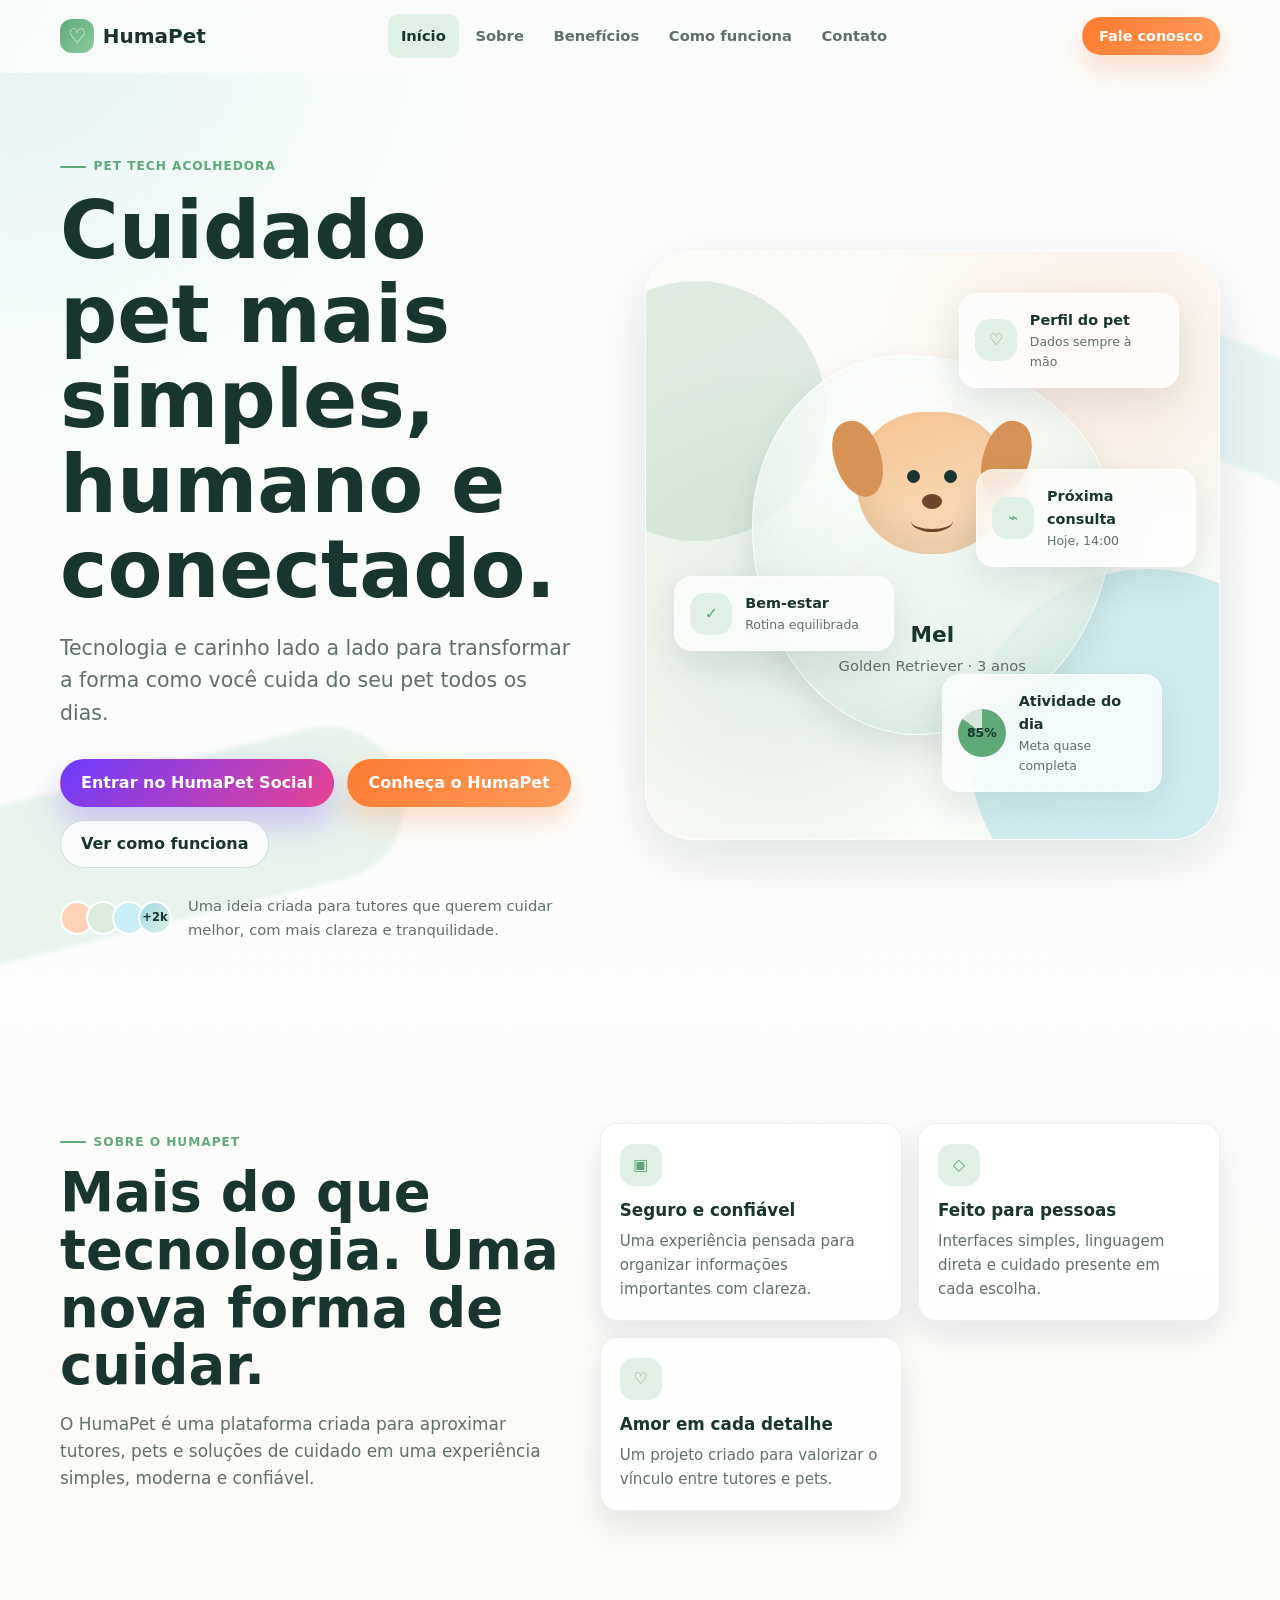
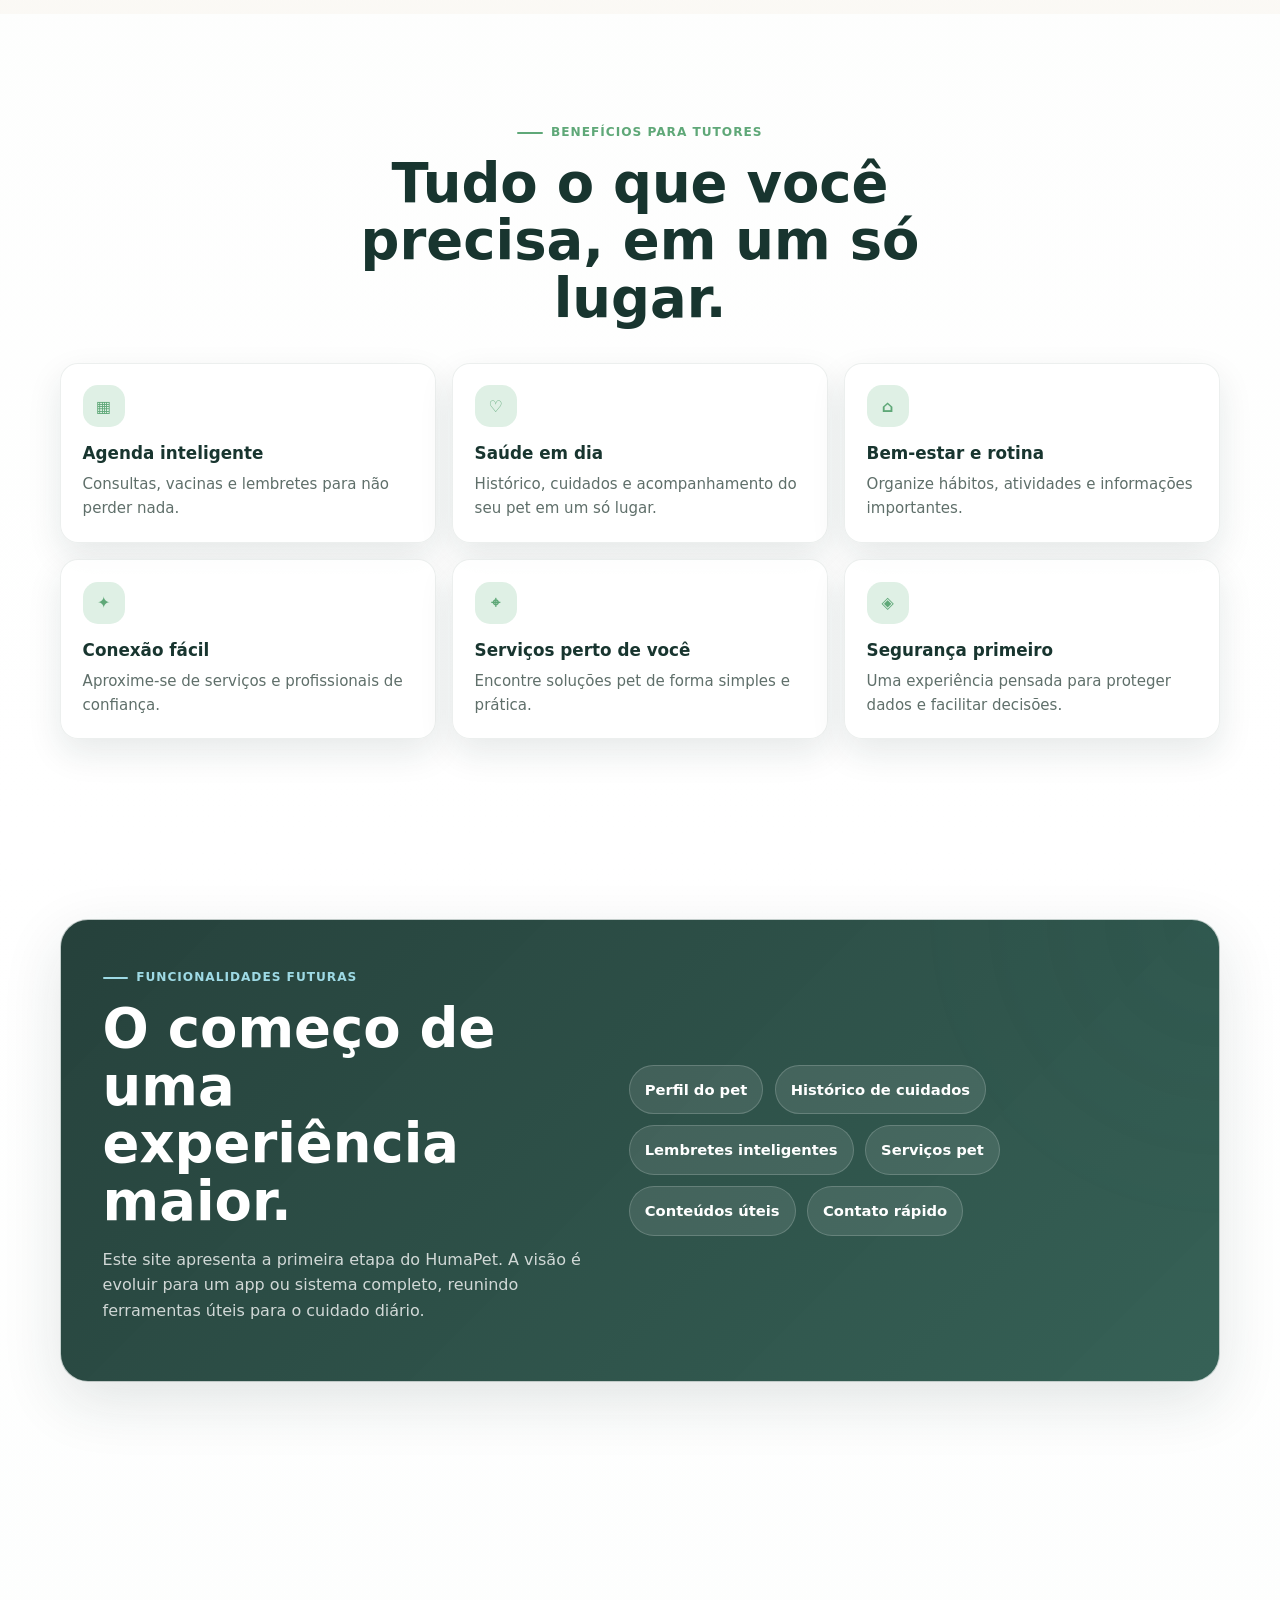
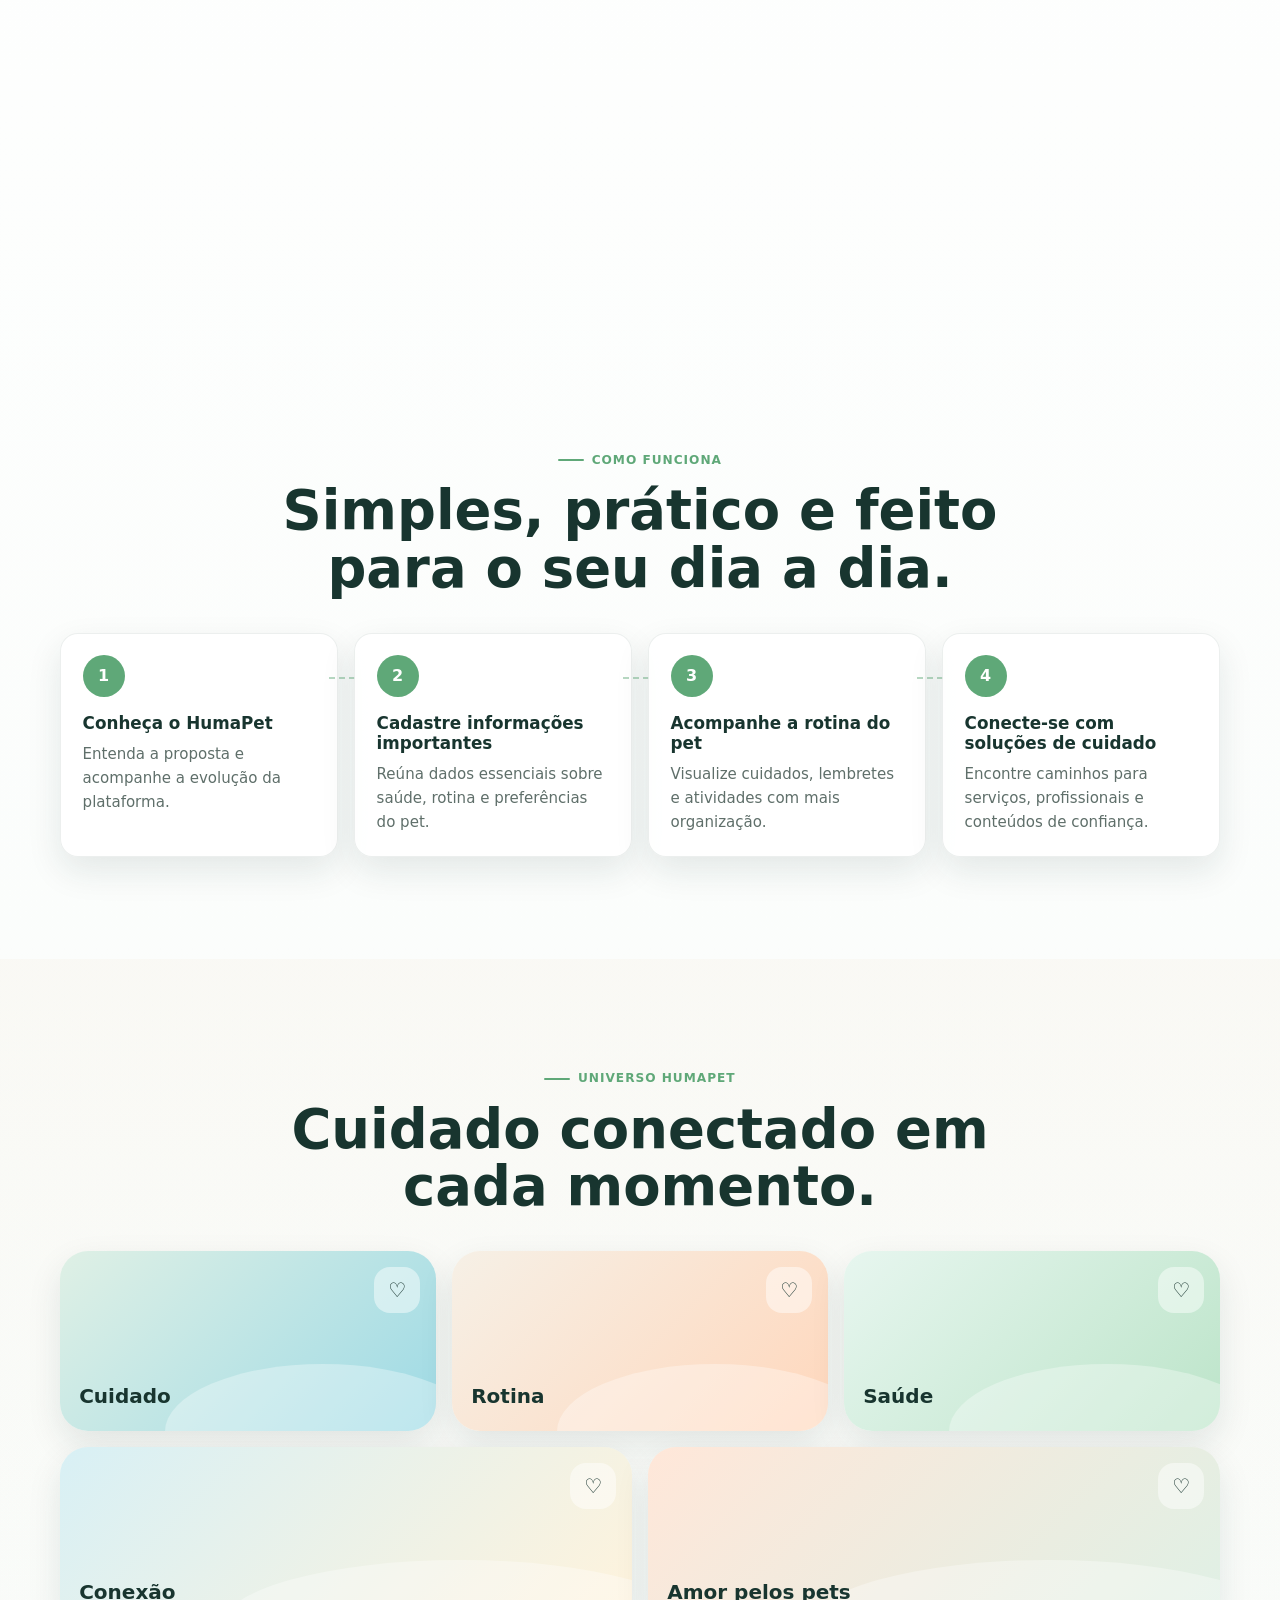
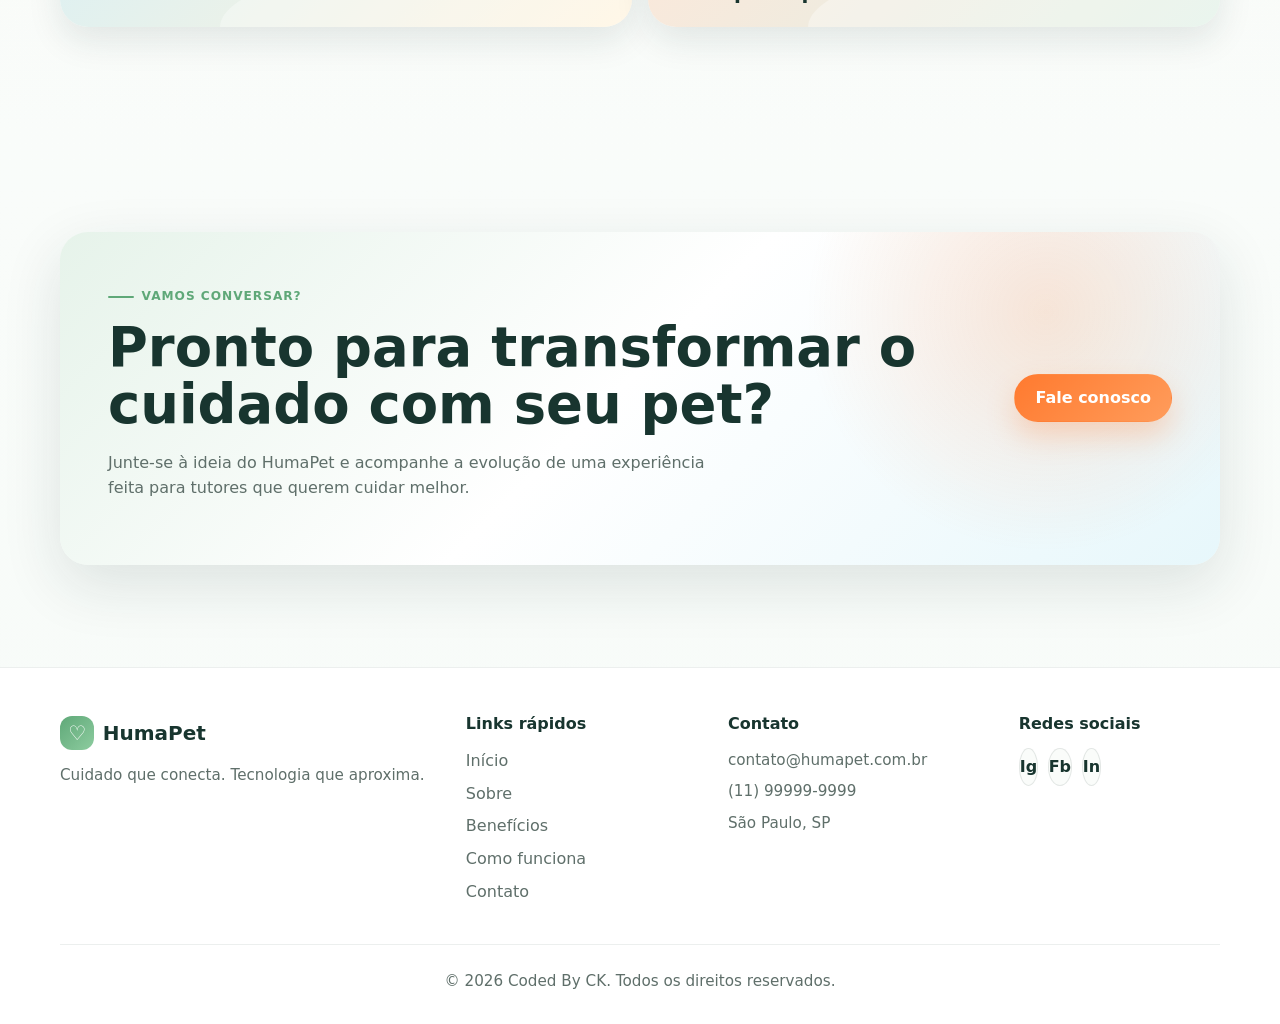
<file: index.html>
<!DOCTYPE html>
<html lang="pt-BR">
<head>
  <meta charset="UTF-8">
  <meta name="viewport" content="width=device-width, initial-scale=1.0">
  <meta name="description" content="HumaPet é uma pet tech acolhedora que conecta tecnologia, cuidado animal e pessoas para simplificar a rotina de tutores e pets.">
  <meta name="keywords" content="HumaPet, pet tech, cuidado pet, saúde animal, tecnologia para pets, tutores">
  <meta name="author" content="Coded By CK">
  <meta name="theme-color" content="#5FA878">
  <title>HumaPet | Cuidado, comunidade e tecnologia pet</title>
  <link rel="stylesheet" href="assets/css/style.css">
</head>
<body>
  <a class="skip-link" href="#inicio">Pular para o conteúdo</a>

  <header class="site-header" id="siteHeader">
    <nav class="navbar container" aria-label="Navegação principal">
      <a class="brand" href="#inicio" aria-label="HumaPet - início">
        <span class="brand-mark" aria-hidden="true">♡</span>
        <span>HumaPet</span>
      </a>

      <button class="menu-toggle" id="menuToggle" type="button" aria-label="Abrir menu" aria-controls="navMenu" aria-expanded="false">
        <span></span>
        <span></span>
        <span></span>
      </button>

      <div class="nav-menu" id="navMenu">
        <a href="#inicio">Início</a>
        <a href="#sobre">Sobre</a>
        <a href="#beneficios">Benefícios</a>
        <a href="#como-funciona">Como funciona</a>
        <a href="#contato">Contato</a>
      </div>

      <a class="btn btn-small btn-primary header-cta" href="https://wa.me/5500000000000" target="_blank" rel="noopener" aria-label="Fale conosco pelo WhatsApp">
        Fale conosco
      </a>
    </nav>
  </header>

  <main>
    <section class="hero section" id="inicio">
      <div class="hero-bg-shape shape-one" aria-hidden="true"></div>
      <div class="hero-bg-shape shape-two" aria-hidden="true"></div>

      <div class="container hero-grid">
        <div class="hero-content reveal">
          <span class="section-kicker">Pet tech acolhedora</span>
          <h1>Cuidado pet mais simples, humano e conectado.</h1>
          <p>
            Tecnologia e carinho lado a lado para transformar a forma como você cuida do seu pet todos os dias.
          </p>

          <div class="hero-actions">
            <a class="btn btn-primary btn-social" href="./app.html" aria-label="Entrar no aplicativo HumaPet Social">Entrar no HumaPet Social</a>
            <a class="btn btn-primary" href="#sobre">Conheça o HumaPet</a>
            <a class="btn btn-secondary" href="#como-funciona">Ver como funciona</a>
          </div>

          <div class="hero-trust" aria-label="Indicadores de confiança">
            <div class="avatar-stack" aria-hidden="true">
              <span></span>
              <span></span>
              <span></span>
              <span>+2k</span>
            </div>
            <p>Uma ideia criada para tutores que querem cuidar melhor, com mais clareza e tranquilidade.</p>
          </div>
        </div>

        <div class="hero-visual reveal" aria-label="Prévia visual do ecossistema HumaPet">
          <div class="pet-orbit" aria-hidden="true">
            <div class="pet-card pet-main">
              <div class="pet-face">
                <span class="ear left"></span>
                <span class="ear right"></span>
                <span class="eye left"></span>
                <span class="eye right"></span>
                <span class="nose"></span>
                <span class="smile"></span>
              </div>
              <div>
                <strong>Mel</strong>
                <span>Golden Retriever · 3 anos</span>
              </div>
            </div>
          </div>

          <article class="floating-card profile-card">
            <span class="card-icon">♡</span>
            <div>
              <strong>Perfil do pet</strong>
              <small>Dados sempre à mão</small>
            </div>
          </article>

          <article class="floating-card consult-card">
            <span class="card-icon">⌁</span>
            <div>
              <strong>Próxima consulta</strong>
              <small>Hoje, 14:00</small>
            </div>
          </article>

          <article class="floating-card wellness-card">
            <span class="card-icon">✓</span>
            <div>
              <strong>Bem-estar</strong>
              <small>Rotina equilibrada</small>
            </div>
          </article>

          <article class="floating-card activity-card">
            <div class="progress-ring" aria-hidden="true">85%</div>
            <div>
              <strong>Atividade do dia</strong>
              <small>Meta quase completa</small>
            </div>
          </article>
        </div>
      </div>
    </section>

    <section class="section about" id="sobre">
      <div class="container split-layout">
        <div class="section-copy reveal">
          <span class="section-kicker">Sobre o HumaPet</span>
          <h2>Mais do que tecnologia. Uma nova forma de cuidar.</h2>
          <p>
            O HumaPet é uma plataforma criada para aproximar tutores, pets e soluções de cuidado em uma experiência simples, moderna e confiável.
          </p>
        </div>

        <div class="mini-card-grid">
          <article class="mini-card reveal">
            <span>▣</span>
            <h3>Seguro e confiável</h3>
            <p>Uma experiência pensada para organizar informações importantes com clareza.</p>
          </article>
          <article class="mini-card reveal">
            <span>◇</span>
            <h3>Feito para pessoas</h3>
            <p>Interfaces simples, linguagem direta e cuidado presente em cada escolha.</p>
          </article>
          <article class="mini-card reveal">
            <span>♡</span>
            <h3>Amor em cada detalhe</h3>
            <p>Um projeto criado para valorizar o vínculo entre tutores e pets.</p>
          </article>
        </div>
      </div>
    </section>

    <section class="section benefits" id="beneficios">
      <div class="container">
        <div class="section-heading reveal">
          <span class="section-kicker">Benefícios para tutores</span>
          <h2>Tudo o que você precisa, em um só lugar.</h2>
        </div>

        <div class="card-grid">
          <article class="feature-card reveal">
            <span class="feature-icon">▦</span>
            <h3>Agenda inteligente</h3>
            <p>Consultas, vacinas e lembretes para não perder nada.</p>
          </article>
          <article class="feature-card reveal">
            <span class="feature-icon">♡</span>
            <h3>Saúde em dia</h3>
            <p>Histórico, cuidados e acompanhamento do seu pet em um só lugar.</p>
          </article>
          <article class="feature-card reveal">
            <span class="feature-icon">⌂</span>
            <h3>Bem-estar e rotina</h3>
            <p>Organize hábitos, atividades e informações importantes.</p>
          </article>
          <article class="feature-card reveal">
            <span class="feature-icon">✦</span>
            <h3>Conexão fácil</h3>
            <p>Aproxime-se de serviços e profissionais de confiança.</p>
          </article>
          <article class="feature-card reveal">
            <span class="feature-icon">⌖</span>
            <h3>Serviços perto de você</h3>
            <p>Encontre soluções pet de forma simples e prática.</p>
          </article>
          <article class="feature-card reveal">
            <span class="feature-icon">◈</span>
            <h3>Segurança primeiro</h3>
            <p>Uma experiência pensada para proteger dados e facilitar decisões.</p>
          </article>
        </div>
      </div>
    </section>

    <section class="section future" id="funcionalidades">
      <div class="container feature-strip reveal">
        <div>
          <span class="section-kicker">Funcionalidades futuras</span>
          <h2>O começo de uma experiência maior.</h2>
          <p>
            Este site apresenta a primeira etapa do HumaPet. A visão é evoluir para um app ou sistema completo, reunindo ferramentas úteis para o cuidado diário.
          </p>
        </div>

        <div class="future-list" aria-label="Funcionalidades previstas">
          <span>Perfil do pet</span>
          <span>Histórico de cuidados</span>
          <span>Lembretes inteligentes</span>
          <span>Serviços pet</span>
          <span>Conteúdos úteis</span>
          <span>Contato rápido</span>
        </div>
      </div>
    </section>

    <section class="section social-entry" aria-labelledby="social-entry-title">
      <div class="container social-entry-card reveal">
        <div class="social-entry-copy">
          <span class="section-kicker">HumaPet Social</span>
          <h2 id="social-entry-title">A rede social pet do ecossistema HumaPet.</h2>
          <p>
            HumaPet Social é a rede social pet do ecossistema HumaPet, onde tutores podem criar perfil, publicar momentos, curtir, comentar, acompanhar cuidados e se conectar com serviços pet.
          </p>
        </div>
        <a class="btn btn-primary btn-social" href="./app.html" aria-label="Acessar agora o HumaPet Social">Acessar agora</a>
      </div>
    </section>

    <section class="section how" id="como-funciona">
      <div class="container">
        <div class="section-heading reveal">
          <span class="section-kicker">Como funciona</span>
          <h2>Simples, prático e feito para o seu dia a dia.</h2>
        </div>

        <div class="steps">
          <article class="step-card reveal">
            <span>1</span>
            <h3>Conheça o HumaPet</h3>
            <p>Entenda a proposta e acompanhe a evolução da plataforma.</p>
          </article>
          <article class="step-card reveal">
            <span>2</span>
            <h3>Cadastre informações importantes</h3>
            <p>Reúna dados essenciais sobre saúde, rotina e preferências do pet.</p>
          </article>
          <article class="step-card reveal">
            <span>3</span>
            <h3>Acompanhe a rotina do pet</h3>
            <p>Visualize cuidados, lembretes e atividades com mais organização.</p>
          </article>
          <article class="step-card reveal">
            <span>4</span>
            <h3>Conecte-se com soluções de cuidado</h3>
            <p>Encontre caminhos para serviços, profissionais e conteúdos de confiança.</p>
          </article>
        </div>
      </div>
    </section>

    <section class="section visual-gallery" aria-labelledby="galeria-title">
      <div class="container">
        <div class="section-heading reveal">
          <span class="section-kicker">Universo HumaPet</span>
          <h2 id="galeria-title">Cuidado conectado em cada momento.</h2>
        </div>

        <div class="gallery-grid">
          <article class="gallery-card care reveal">
            <span>Cuidado</span>
          </article>
          <article class="gallery-card routine reveal">
            <span>Rotina</span>
          </article>
          <article class="gallery-card health reveal">
            <span>Saúde</span>
          </article>
          <article class="gallery-card connection reveal">
            <span>Conexão</span>
          </article>
          <article class="gallery-card love reveal">
            <span>Amor pelos pets</span>
          </article>
        </div>
      </div>
    </section>

    <section class="section final-cta" id="contato">
      <div class="container cta-panel reveal">
        <div>
          <span class="section-kicker">Vamos conversar?</span>
          <h2>Pronto para transformar o cuidado com seu pet?</h2>
          <p>
            Junte-se à ideia do HumaPet e acompanhe a evolução de uma experiência feita para tutores que querem cuidar melhor.
          </p>
        </div>
        <a class="btn btn-primary" href="https://wa.me/5500000000000" target="_blank" rel="noopener" aria-label="Fale conosco pelo WhatsApp">
          Fale conosco
        </a>
      </div>
    </section>
  </main>

  <footer class="site-footer">
    <div class="container footer-grid">
      <div>
        <a class="brand footer-brand" href="#inicio" aria-label="HumaPet - início">
          <span class="brand-mark" aria-hidden="true">♡</span>
          <span>HumaPet</span>
        </a>
        <p>Cuidado que conecta. Tecnologia que aproxima.</p>
      </div>

      <div>
        <h2>Links rápidos</h2>
        <a href="#inicio">Início</a>
        <a href="#sobre">Sobre</a>
        <a href="#beneficios">Benefícios</a>
        <a href="#como-funciona">Como funciona</a>
        <a href="#contato">Contato</a>
      </div>

      <div>
        <h2>Contato</h2>
        <p>contato@humapet.com.br</p>
        <p>(11) 99999-9999</p>
        <p>São Paulo, SP</p>
      </div>

      <div>
        <h2>Redes sociais</h2>
        <div class="social-links">
          <a href="#" aria-label="Instagram da HumaPet">Ig</a>
          <a href="#" aria-label="Facebook da HumaPet">Fb</a>
          <a href="#" aria-label="LinkedIn da HumaPet">In</a>
        </div>
      </div>
    </div>

    <div class="container footer-bottom">
      <p>© 2026 Coded By CK. Todos os direitos reservados.</p>
    </div>
  </footer>

  <button class="back-to-top" id="backToTop" type="button" aria-label="Voltar ao topo">↑</button>

  <script src="assets/js/script.js"></script>
</body>
</html>
</file>
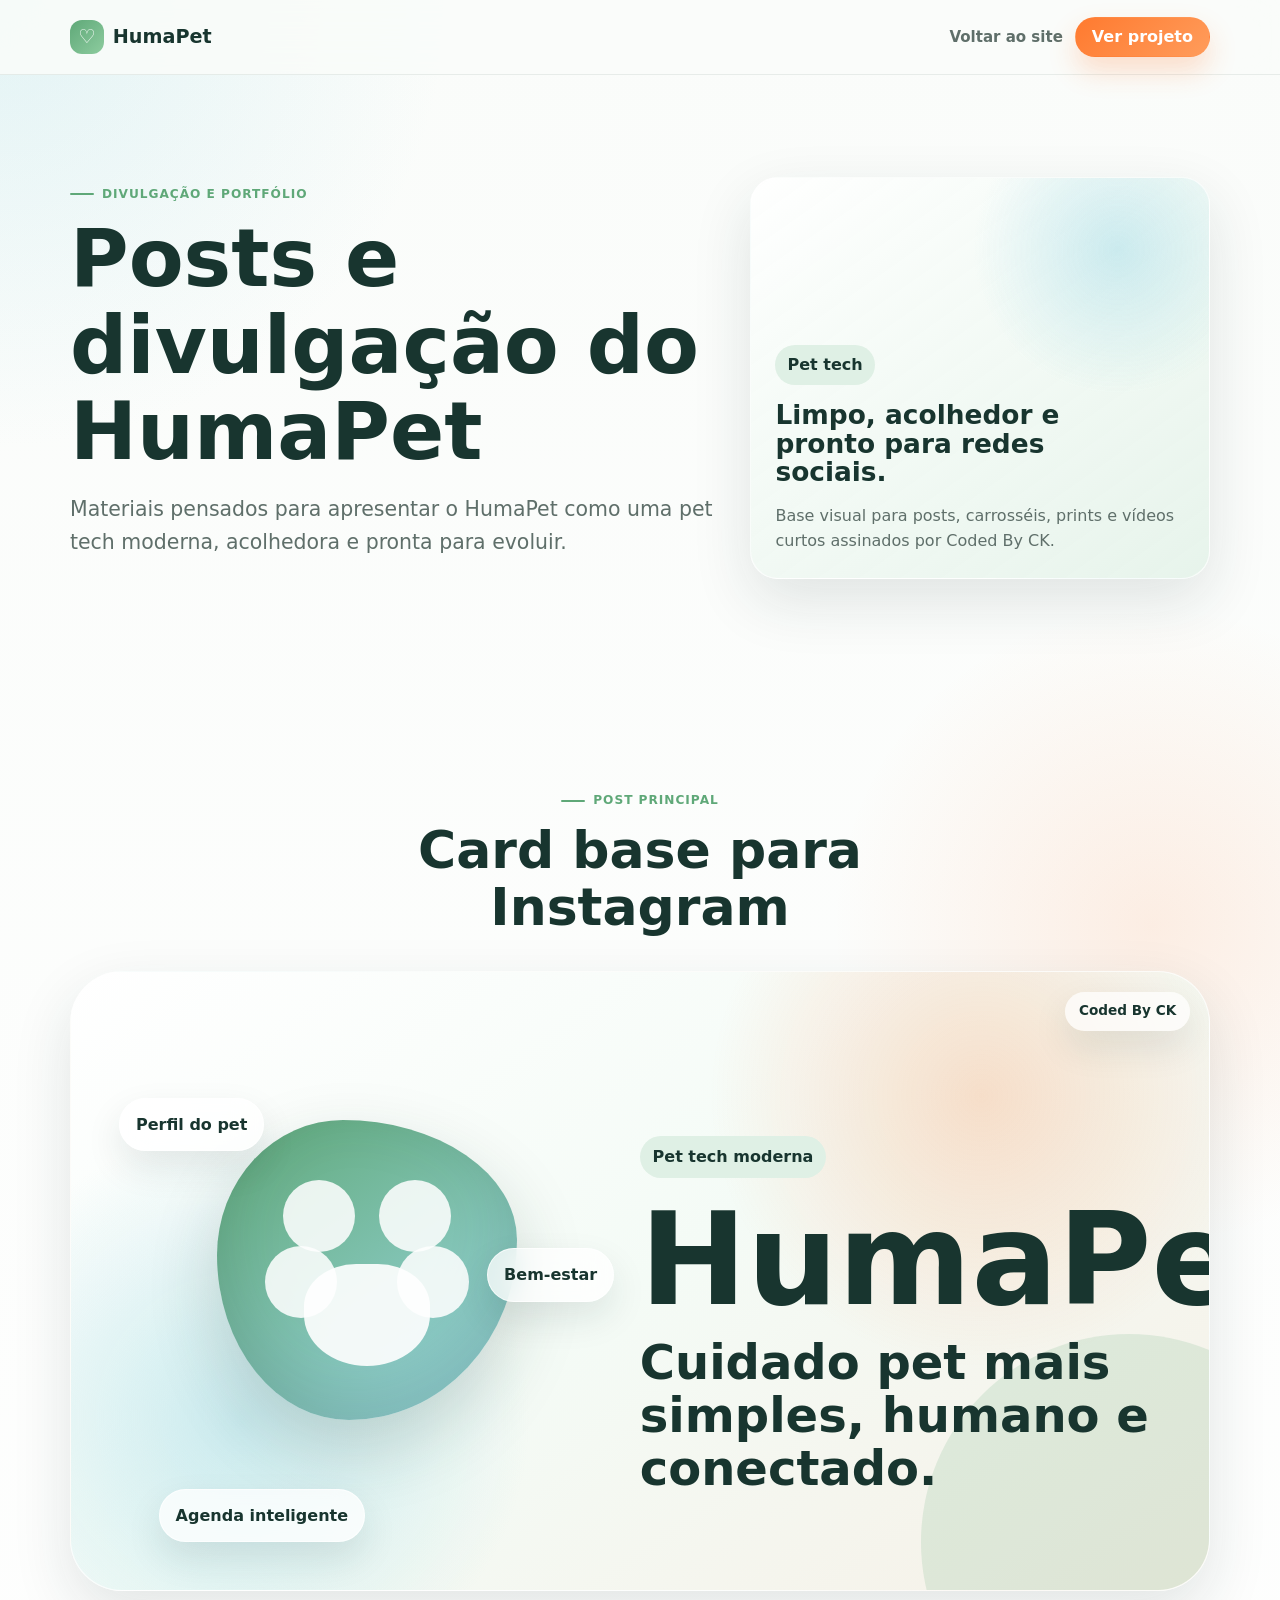
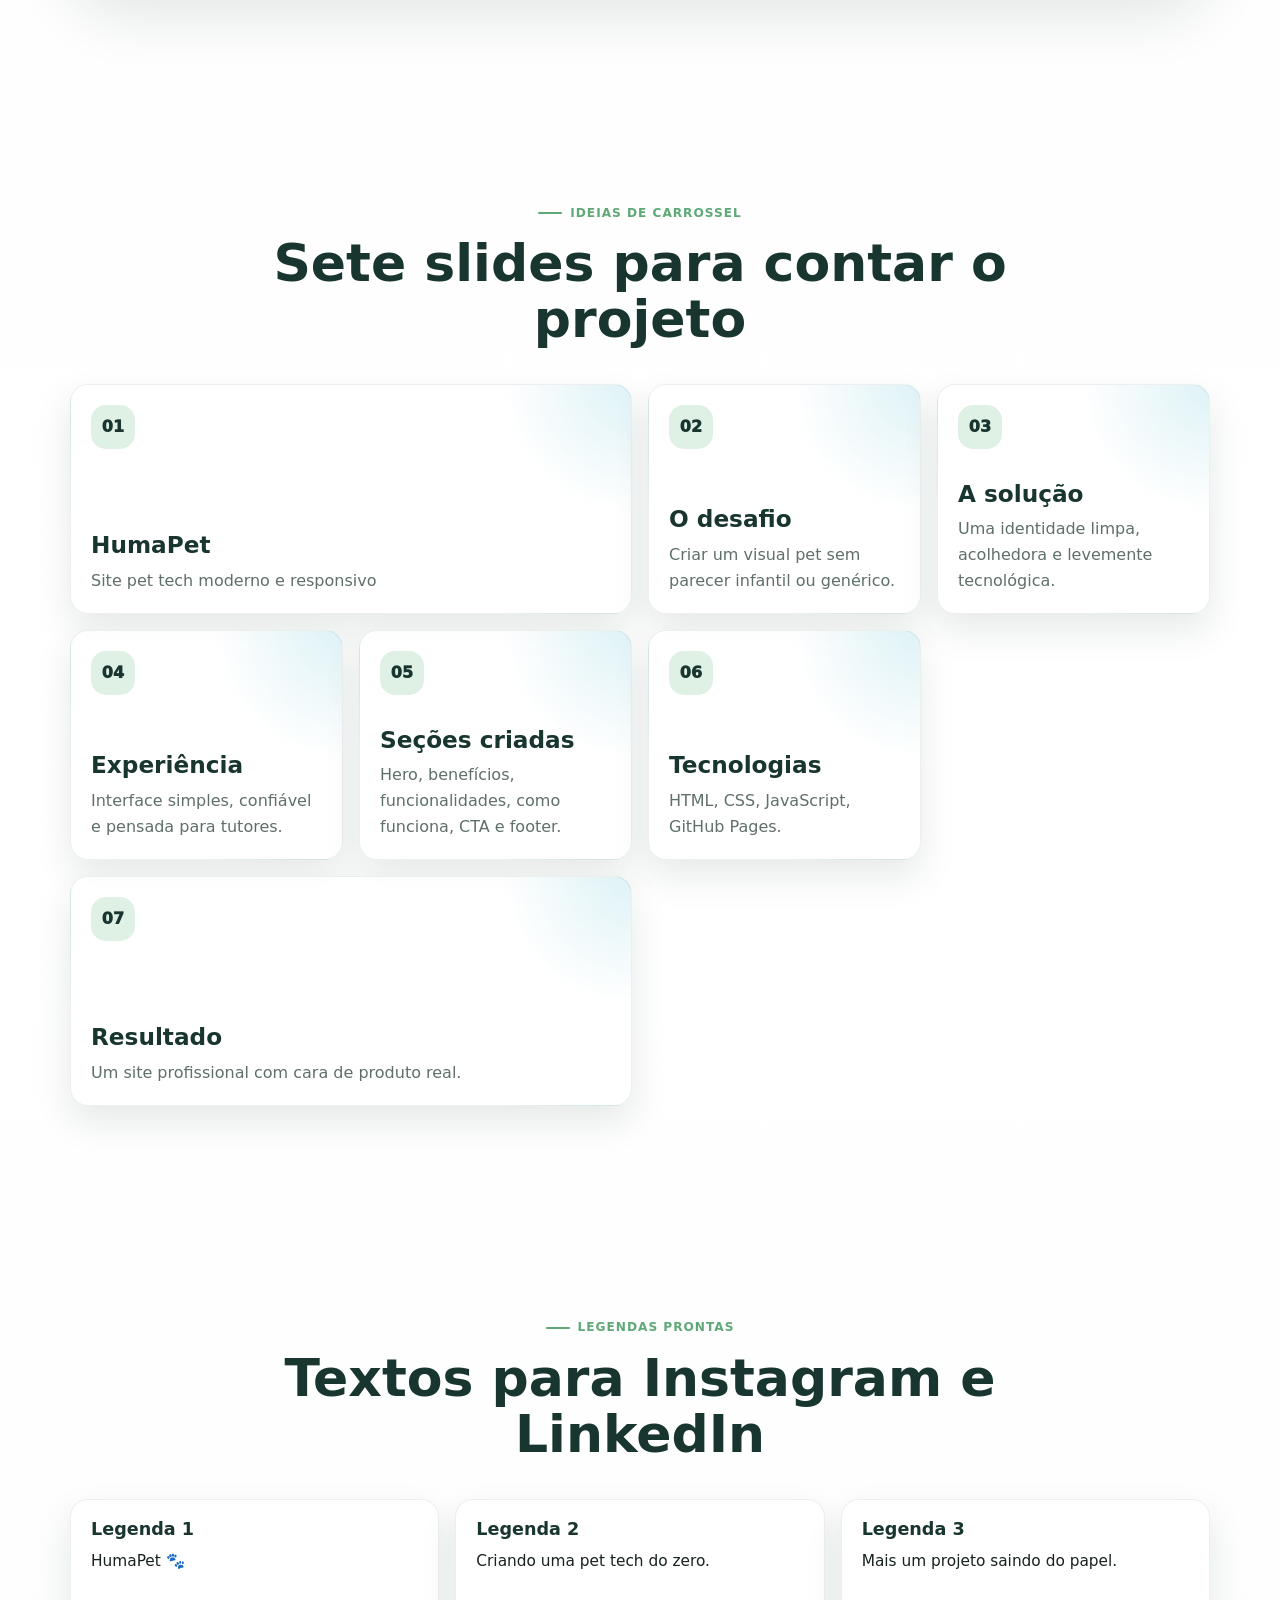
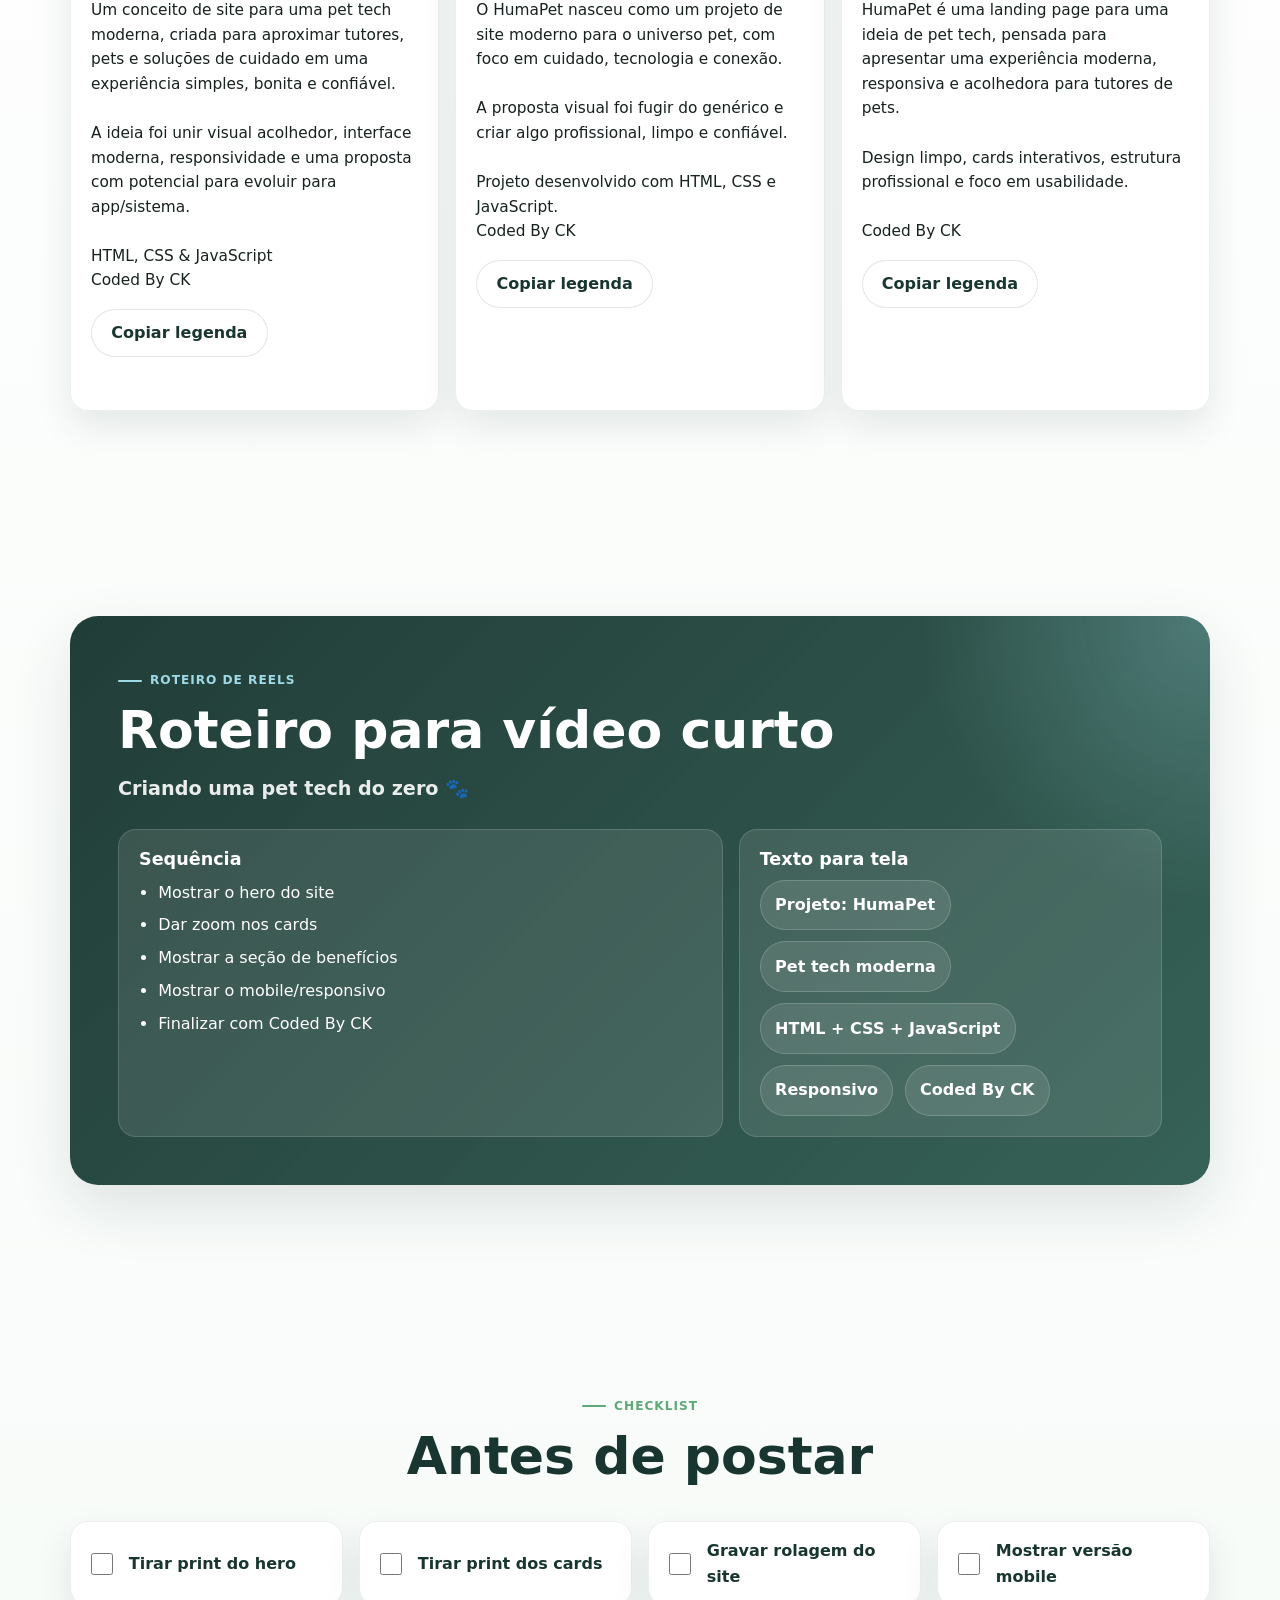
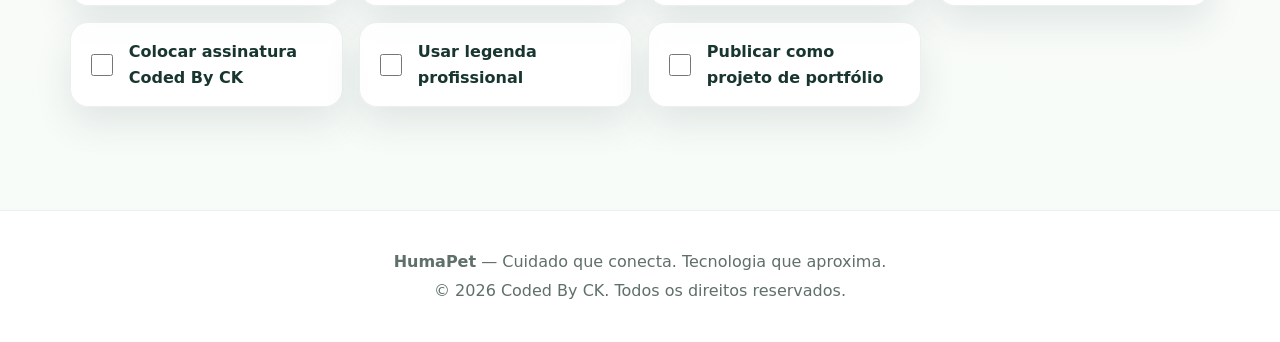
<file: posts.html>
<!DOCTYPE html>
<html lang="pt-BR">
<head>
  <meta charset="UTF-8">
  <meta name="viewport" content="width=device-width, initial-scale=1.0">
  <meta name="description" content="Materiais de divulgação do HumaPet para posts, carrosséis, legendas e vídeos curtos de portfólio da marca Coded By CK.">
  <meta name="author" content="Coded By CK">
  <meta name="theme-color" content="#5FA878">
  <title>HumaPet | Posts e divulgação</title>
  <link rel="stylesheet" href="assets/css/posts.css">
</head>
<body>
  <a class="skip-link" href="#conteudo">Pular para o conteúdo</a>

  <header class="promo-header">
    <nav class="promo-nav container" aria-label="Navegação da página de divulgação">
      <a class="brand" href="index.html" aria-label="HumaPet - voltar para o site principal">
        <span class="brand-mark" aria-hidden="true">♡</span>
        <span>HumaPet</span>
      </a>

      <div class="nav-actions">
        <a class="nav-link" href="index.html">Voltar ao site</a>
        <a class="btn btn-small btn-primary" href="index.html#inicio">Ver projeto</a>
      </div>
    </nav>
  </header>

  <main id="conteudo">
    <section class="hero section">
      <div class="container hero-grid">
        <div class="hero-copy reveal">
          <span class="section-kicker">Divulgação e portfólio</span>
          <h1>Posts e divulgação do HumaPet</h1>
          <p>Materiais pensados para apresentar o HumaPet como uma pet tech moderna, acolhedora e pronta para evoluir.</p>
        </div>

        <aside class="hero-note reveal" aria-label="Resumo da marca">
          <span>Pet tech</span>
          <strong>Limpo, acolhedor e pronto para redes sociais.</strong>
          <p>Base visual para posts, carrosséis, prints e vídeos curtos assinados por Coded By CK.</p>
        </aside>
      </div>
    </section>

    <section class="section spotlight" aria-labelledby="post-principal">
      <div class="container">
        <div class="section-heading reveal">
          <span class="section-kicker">Post principal</span>
          <h2 id="post-principal">Card base para Instagram</h2>
        </div>

        <article class="main-post reveal" aria-label="Post principal HumaPet">
          <div class="post-badge">Coded By CK</div>
          <div class="post-visual">
            <div class="pet-symbol" aria-hidden="true">
              <span></span>
              <span></span>
              <span></span>
              <span></span>
            </div>
            <div class="floating-pill pill-one">Perfil do pet</div>
            <div class="floating-pill pill-two">Bem-estar</div>
            <div class="floating-pill pill-three">Agenda inteligente</div>
          </div>
          <div class="post-content">
            <span class="post-tag">Pet tech moderna</span>
            <h2>HumaPet</h2>
            <p>Cuidado pet mais simples, humano e conectado.</p>
          </div>
        </article>
      </div>
    </section>

    <section class="section carousel-ideas" aria-labelledby="carrossel">
      <div class="container">
        <div class="section-heading reveal">
          <span class="section-kicker">Ideias de carrossel</span>
          <h2 id="carrossel">Sete slides para contar o projeto</h2>
        </div>

        <div class="slide-grid">
          <article class="slide-card reveal"><span>01</span><h3>HumaPet</h3><p>Site pet tech moderno e responsivo</p></article>
          <article class="slide-card reveal"><span>02</span><h3>O desafio</h3><p>Criar um visual pet sem parecer infantil ou genérico.</p></article>
          <article class="slide-card reveal"><span>03</span><h3>A solução</h3><p>Uma identidade limpa, acolhedora e levemente tecnológica.</p></article>
          <article class="slide-card reveal"><span>04</span><h3>Experiência</h3><p>Interface simples, confiável e pensada para tutores.</p></article>
          <article class="slide-card reveal"><span>05</span><h3>Seções criadas</h3><p>Hero, benefícios, funcionalidades, como funciona, CTA e footer.</p></article>
          <article class="slide-card reveal"><span>06</span><h3>Tecnologias</h3><p>HTML, CSS, JavaScript, GitHub Pages.</p></article>
          <article class="slide-card reveal"><span>07</span><h3>Resultado</h3><p>Um site profissional com cara de produto real.</p></article>
        </div>
      </div>
    </section>

    <section class="section captions" aria-labelledby="legendas">
      <div class="container">
        <div class="section-heading reveal">
          <span class="section-kicker">Legendas prontas</span>
          <h2 id="legendas">Textos para Instagram e LinkedIn</h2>
        </div>

        <div class="caption-grid">
          <article class="caption-card reveal">
            <h3>Legenda 1</h3>
            <p class="caption-text">HumaPet 🐾

Um conceito de site para uma pet tech moderna, criada para aproximar tutores, pets e soluções de cuidado em uma experiência simples, bonita e confiável.

A ideia foi unir visual acolhedor, interface moderna, responsividade e uma proposta com potencial para evoluir para app/sistema.

HTML, CSS & JavaScript
Coded By CK</p>
            <button class="btn btn-secondary copy-btn" type="button" data-copy-target="0">Copiar legenda</button>
            <span class="copy-feedback" role="status" aria-live="polite"></span>
          </article>

          <article class="caption-card reveal">
            <h3>Legenda 2</h3>
            <p class="caption-text">Criando uma pet tech do zero.

O HumaPet nasceu como um projeto de site moderno para o universo pet, com foco em cuidado, tecnologia e conexão.

A proposta visual foi fugir do genérico e criar algo profissional, limpo e confiável.

Projeto desenvolvido com HTML, CSS e JavaScript.
Coded By CK</p>
            <button class="btn btn-secondary copy-btn" type="button" data-copy-target="1">Copiar legenda</button>
            <span class="copy-feedback" role="status" aria-live="polite"></span>
          </article>

          <article class="caption-card reveal">
            <h3>Legenda 3</h3>
            <p class="caption-text">Mais um projeto saindo do papel.

HumaPet é uma landing page para uma ideia de pet tech, pensada para apresentar uma experiência moderna, responsiva e acolhedora para tutores de pets.

Design limpo, cards interativos, estrutura profissional e foco em usabilidade.

Coded By CK</p>
            <button class="btn btn-secondary copy-btn" type="button" data-copy-target="2">Copiar legenda</button>
            <span class="copy-feedback" role="status" aria-live="polite"></span>
          </article>
        </div>
      </div>
    </section>

    <section class="section reels" aria-labelledby="roteiro">
      <div class="container reels-panel reveal">
        <div>
          <span class="section-kicker">Roteiro de Reels</span>
          <h2 id="roteiro">Roteiro para vídeo curto</h2>
          <p class="reels-call">Criando uma pet tech do zero 🐾</p>
        </div>

        <div class="reels-grid">
          <div class="script-block">
            <h3>Sequência</h3>
            <ul>
              <li>Mostrar o hero do site</li>
              <li>Dar zoom nos cards</li>
              <li>Mostrar a seção de benefícios</li>
              <li>Mostrar o mobile/responsivo</li>
              <li>Finalizar com Coded By CK</li>
            </ul>
          </div>

          <div class="script-block">
            <h3>Texto para tela</h3>
            <div class="screen-tags">
              <span>Projeto: HumaPet</span>
              <span>Pet tech moderna</span>
              <span>HTML + CSS + JavaScript</span>
              <span>Responsivo</span>
              <span>Coded By CK</span>
            </div>
          </div>
        </div>
      </div>
    </section>

    <section class="section checklist" aria-labelledby="checklist">
      <div class="container">
        <div class="section-heading reveal">
          <span class="section-kicker">Checklist</span>
          <h2 id="checklist">Antes de postar</h2>
        </div>

        <div class="check-grid">
          <label class="check-item reveal"><input type="checkbox"><span>Tirar print do hero</span></label>
          <label class="check-item reveal"><input type="checkbox"><span>Tirar print dos cards</span></label>
          <label class="check-item reveal"><input type="checkbox"><span>Gravar rolagem do site</span></label>
          <label class="check-item reveal"><input type="checkbox"><span>Mostrar versão mobile</span></label>
          <label class="check-item reveal"><input type="checkbox"><span>Colocar assinatura Coded By CK</span></label>
          <label class="check-item reveal"><input type="checkbox"><span>Usar legenda profissional</span></label>
          <label class="check-item reveal"><input type="checkbox"><span>Publicar como projeto de portfólio</span></label>
        </div>
      </div>
    </section>
  </main>

  <footer class="promo-footer">
    <div class="container">
      <p><strong>HumaPet</strong> — Cuidado que conecta. Tecnologia que aproxima.</p>
      <p>© 2026 Coded By CK. Todos os direitos reservados.</p>
    </div>
  </footer>

  <script src="assets/js/posts.js"></script>
</body>
</html>
</file>
<file: assets/css/style.css>
:root {
  --color-primary: #5fa878;
  --color-primary-soft: #dff0e5;
  --color-primary-dark: #18352f;
  --color-aqua: #9edae5;
  --color-cream: #f6f0e6;
  --color-ice: #fafcfa;
  --color-white: #ffffff;
  --color-cta: #ff7a2f;
  --color-cta-dark: #de5d17;
  --color-social: #6c3bff;
  --color-social-2: #e84393;
  --color-social-soft: #f3ecff;
  --color-text: #17211f;
  --color-muted: #5f6f6a;
  --color-line: rgba(23, 33, 31, 0.1);
  --shadow-soft: 0 20px 60px rgba(24, 53, 47, 0.12);
  --shadow-card: 0 14px 34px rgba(24, 53, 47, 0.1);
  --radius-sm: 10px;
  --radius-md: 18px;
  --radius-lg: 28px;
  --container: 1160px;
  --section-space: clamp(4rem, 8vw, 7rem);
}

* {
  box-sizing: border-box;
}

html {
  scroll-behavior: smooth;
  scroll-padding-top: 88px;
}

body {
  margin: 0;
  font-family: system-ui, -apple-system, BlinkMacSystemFont, "Segoe UI", sans-serif;
  color: var(--color-text);
  background:
    radial-gradient(circle at top left, rgba(158, 218, 229, 0.24), transparent 32rem),
    linear-gradient(180deg, var(--color-ice), #ffffff 42%, #f7fbf8);
  line-height: 1.6;
  overflow-x: hidden;
}

img,
svg {
  max-width: 100%;
  display: block;
}

a {
  color: inherit;
  text-decoration: none;
}

button,
input,
textarea {
  font: inherit;
}

:focus-visible {
  outline: 3px solid rgba(255, 122, 47, 0.55);
  outline-offset: 4px;
}

.skip-link {
  position: fixed;
  top: 1rem;
  left: 1rem;
  z-index: 1000;
  transform: translateY(-160%);
  padding: 0.75rem 1rem;
  border-radius: var(--radius-sm);
  background: var(--color-primary-dark);
  color: var(--color-white);
  transition: transform 0.2s ease;
}

.skip-link:focus {
  transform: translateY(0);
}

.container {
  width: min(var(--container), calc(100% - 2rem));
  margin-inline: auto;
}

.section {
  position: relative;
  padding-block: var(--section-space);
}

.section-kicker {
  display: inline-flex;
  align-items: center;
  gap: 0.5rem;
  margin-bottom: 0.75rem;
  color: var(--color-primary);
  font-size: 0.76rem;
  font-weight: 800;
  letter-spacing: 0.08em;
  text-transform: uppercase;
}

.section-kicker::before {
  content: "";
  width: 1.6rem;
  height: 2px;
  border-radius: 99px;
  background: currentColor;
}

h1,
h2,
h3,
p {
  margin-top: 0;
}

h1,
h2 {
  color: var(--color-primary-dark);
  line-height: 1.06;
}

h1 {
  max-width: 680px;
  margin-bottom: 1.2rem;
  font-size: clamp(2.45rem, 8vw, 5rem);
}

h2 {
  margin-bottom: 1rem;
  font-size: clamp(2rem, 5vw, 3.4rem);
}

h3 {
  margin-bottom: 0.55rem;
  color: var(--color-primary-dark);
  font-size: 1.05rem;
  line-height: 1.2;
}

p {
  color: var(--color-muted);
}

.btn {
  display: inline-flex;
  align-items: center;
  justify-content: center;
  min-height: 48px;
  padding: 0.85rem 1.25rem;
  border: 1px solid transparent;
  border-radius: 999px;
  font-weight: 800;
  line-height: 1;
  transition: transform 0.2s ease, box-shadow 0.2s ease, background 0.2s ease, border-color 0.2s ease;
}

.btn:hover {
  transform: translateY(-2px);
}

.btn-primary {
  background: linear-gradient(135deg, var(--color-cta), #ff9c5b);
  color: var(--color-white);
  box-shadow: 0 14px 28px rgba(255, 122, 47, 0.25);
}

.btn-primary:hover {
  background: linear-gradient(135deg, var(--color-cta-dark), var(--color-cta));
}

.btn-social {
  background: linear-gradient(135deg, var(--color-social), var(--color-social-2));
  color: var(--color-white);
  box-shadow: 0 16px 34px rgba(108, 59, 255, 0.28);
}

.btn-social:hover {
  background: linear-gradient(135deg, #5a2fe0, var(--color-social-2));
  box-shadow: 0 20px 44px rgba(232, 67, 147, 0.24);
}

.btn-secondary {
  border-color: rgba(24, 53, 47, 0.16);
  background: rgba(255, 255, 255, 0.78);
  color: var(--color-primary-dark);
}

.btn-secondary:hover {
  border-color: rgba(95, 168, 120, 0.42);
  box-shadow: var(--shadow-card);
}

.btn-small {
  min-height: 38px;
  padding: 0.7rem 1rem;
  font-size: 0.9rem;
}

.site-header {
  position: sticky;
  top: 0;
  z-index: 100;
  border-bottom: 1px solid transparent;
  background: rgba(250, 252, 250, 0.78);
  backdrop-filter: blur(18px);
  transition: box-shadow 0.2s ease, border-color 0.2s ease, background 0.2s ease;
}

.site-header.is-scrolled {
  border-color: rgba(24, 53, 47, 0.08);
  background: rgba(250, 252, 250, 0.92);
  box-shadow: 0 10px 30px rgba(24, 53, 47, 0.08);
}

.navbar {
  display: flex;
  align-items: center;
  justify-content: space-between;
  min-height: 72px;
  gap: 1rem;
}

.brand {
  display: inline-flex;
  align-items: center;
  gap: 0.55rem;
  color: var(--color-primary-dark);
  font-size: 1.25rem;
  font-weight: 900;
}

.brand-mark {
  display: grid;
  place-items: center;
  width: 34px;
  height: 34px;
  border-radius: 12px;
  background: linear-gradient(135deg, var(--color-primary), #8dcc9f);
  color: var(--color-white);
  line-height: 1;
}

.menu-toggle {
  position: relative;
  z-index: 102;
  display: grid;
  gap: 5px;
  width: 44px;
  height: 44px;
  padding: 0.75rem;
  border: 1px solid rgba(24, 53, 47, 0.12);
  border-radius: 50%;
  background: rgba(255, 255, 255, 0.78);
  cursor: pointer;
}

.menu-toggle span {
  display: block;
  height: 2px;
  border-radius: 99px;
  background: var(--color-primary-dark);
  transition: transform 0.2s ease, opacity 0.2s ease;
}

.menu-toggle.is-open span:nth-child(1) {
  transform: translateY(7px) rotate(45deg);
}

.menu-toggle.is-open span:nth-child(2) {
  opacity: 0;
}

.menu-toggle.is-open span:nth-child(3) {
  transform: translateY(-7px) rotate(-45deg);
}

.nav-menu {
  position: fixed;
  inset: 72px 1rem auto;
  z-index: 101;
  display: grid;
  gap: 0.3rem;
  padding: 1rem;
  border: 1px solid rgba(24, 53, 47, 0.1);
  border-radius: var(--radius-md);
  background: rgba(255, 255, 255, 0.96);
  box-shadow: var(--shadow-soft);
  opacity: 0;
  pointer-events: none;
  transform: translateY(-12px);
  transition: opacity 0.2s ease, transform 0.2s ease;
}

.nav-menu.is-open {
  opacity: 1;
  pointer-events: auto;
  transform: translateY(0);
}

.nav-menu a {
  padding: 0.85rem 1rem;
  border-radius: var(--radius-sm);
  color: var(--color-muted);
  font-weight: 750;
}

.nav-menu a:hover,
.nav-menu a.is-active {
  background: var(--color-primary-soft);
  color: var(--color-primary-dark);
}

.header-cta {
  display: none;
}

.hero {
  min-height: calc(100svh - 72px);
  display: grid;
  align-items: center;
  padding-top: clamp(3rem, 6vw, 5rem);
}

.hero-grid {
  display: grid;
  gap: 3rem;
  align-items: center;
}

.hero-content p {
  max-width: 580px;
  margin-bottom: 1.8rem;
  font-size: clamp(1.05rem, 2vw, 1.28rem);
}

.hero-actions {
  display: flex;
  flex-wrap: wrap;
  gap: 0.85rem;
}

.hero-trust {
  display: flex;
  align-items: center;
  gap: 1rem;
  margin-top: 1.6rem;
}

.hero-trust p {
  max-width: 430px;
  margin: 0;
  font-size: 0.92rem;
}

.avatar-stack {
  display: flex;
  flex-shrink: 0;
}

.avatar-stack span {
  display: grid;
  place-items: center;
  width: 34px;
  height: 34px;
  margin-left: -8px;
  border: 2px solid var(--color-white);
  border-radius: 50%;
  background: linear-gradient(135deg, var(--color-aqua), var(--color-primary-soft));
  color: var(--color-primary-dark);
  font-size: 0.72rem;
  font-weight: 900;
}

.avatar-stack span:first-child {
  margin-left: 0;
  background: #ffd2b8;
}

.avatar-stack span:nth-child(2) {
  background: #dcebdd;
}

.avatar-stack span:nth-child(3) {
  background: #c9eef5;
}

.hero-visual {
  position: relative;
  min-height: 520px;
  border: 1px solid rgba(255, 255, 255, 0.68);
  border-radius: clamp(1.5rem, 5vw, 3rem);
  background:
    linear-gradient(155deg, rgba(255, 255, 255, 0.68), rgba(255, 255, 255, 0.22)),
    radial-gradient(circle at 78% 18%, rgba(255, 122, 47, 0.24), transparent 14rem),
    radial-gradient(circle at 22% 62%, rgba(95, 168, 120, 0.3), transparent 16rem),
    linear-gradient(145deg, var(--color-cream), #f4fbf6);
  box-shadow: var(--shadow-soft);
  overflow: hidden;
}

.hero-visual::before,
.hero-visual::after {
  content: "";
  position: absolute;
  border-radius: 50%;
}

.hero-visual::before {
  width: 360px;
  height: 360px;
  right: -110px;
  bottom: -90px;
  background: rgba(158, 218, 229, 0.45);
}

.hero-visual::after {
  width: 260px;
  height: 260px;
  left: -80px;
  top: 30px;
  background: rgba(95, 168, 120, 0.18);
}

.pet-orbit {
  position: absolute;
  inset: 5%;
  z-index: 1;
  display: grid;
  place-items: center;
}

.pet-card {
  display: grid;
  place-items: center;
  gap: 1rem;
  width: min(78%, 360px);
  min-height: 380px;
  padding: 2rem;
  border: 1px solid rgba(255, 255, 255, 0.62);
  border-radius: 42% 58% 54% 46% / 45% 43% 57% 55%;
  background: linear-gradient(160deg, rgba(255, 255, 255, 0.85), rgba(223, 240, 229, 0.72));
  box-shadow: inset 0 -30px 80px rgba(95, 168, 120, 0.12), var(--shadow-card);
  text-align: center;
}

.pet-card strong {
  display: block;
  color: var(--color-primary-dark);
  font-size: 1.35rem;
}

.pet-card span {
  color: var(--color-muted);
  font-size: 0.92rem;
}

.pet-face {
  position: relative;
  width: 150px;
  height: 142px;
  border-radius: 45% 45% 48% 48%;
  background: linear-gradient(160deg, #f5c393, #fbe0bd);
  box-shadow: inset 0 -18px 26px rgba(99, 67, 34, 0.12);
}

.pet-face .ear {
  position: absolute;
  top: 8px;
  width: 46px;
  height: 78px;
  border-radius: 50% 50% 55% 55%;
  background: #d89255;
}

.pet-face .ear.left {
  left: -22px;
  transform: rotate(-18deg);
}

.pet-face .ear.right {
  right: -22px;
  transform: rotate(18deg);
}

.pet-face .eye {
  position: absolute;
  top: 58px;
  width: 13px;
  height: 13px;
  border-radius: 50%;
  background: var(--color-primary-dark);
}

.pet-face .eye.left {
  left: 50px;
}

.pet-face .eye.right {
  right: 50px;
}

.pet-face .nose {
  position: absolute;
  top: 82px;
  left: 50%;
  width: 20px;
  height: 15px;
  border-radius: 50%;
  background: #70442d;
  transform: translateX(-50%);
}

.pet-face .smile {
  position: absolute;
  top: 98px;
  left: 50%;
  width: 42px;
  height: 22px;
  border-bottom: 3px solid #70442d;
  border-radius: 50%;
  transform: translateX(-50%);
}

.floating-card {
  position: absolute;
  z-index: 2;
  display: flex;
  align-items: center;
  gap: 0.8rem;
  width: min(78vw, 220px);
  padding: 0.95rem;
  border: 1px solid rgba(255, 255, 255, 0.64);
  border-radius: var(--radius-md);
  background: rgba(255, 255, 255, 0.72);
  box-shadow: var(--shadow-card);
  backdrop-filter: blur(16px);
  animation: floatCard 5s ease-in-out infinite;
}

.floating-card strong,
.floating-card small {
  display: block;
}

.floating-card strong {
  color: var(--color-primary-dark);
  font-size: 0.9rem;
}

.floating-card small {
  color: var(--color-muted);
  font-size: 0.78rem;
}

.card-icon,
.feature-icon {
  display: grid;
  place-items: center;
  flex-shrink: 0;
  width: 42px;
  height: 42px;
  border-radius: 15px;
  background: var(--color-primary-soft);
  color: var(--color-primary);
  font-weight: 900;
}

.profile-card {
  top: 7%;
  right: 7%;
}

.consult-card {
  top: 37%;
  right: 4%;
  animation-delay: -1s;
}

.wellness-card {
  left: 5%;
  bottom: 32%;
  animation-delay: -2s;
}

.activity-card {
  right: 10%;
  bottom: 8%;
  animation-delay: -3s;
}

.progress-ring {
  display: grid;
  place-items: center;
  flex-shrink: 0;
  width: 48px;
  height: 48px;
  border-radius: 50%;
  background:
    conic-gradient(var(--color-primary) 0 85%, #d8e5dc 85% 100%);
  color: var(--color-primary-dark);
  font-size: 0.78rem;
  font-weight: 900;
}

.progress-ring::before {
  content: "";
  position: absolute;
}

.hero-bg-shape {
  position: absolute;
  pointer-events: none;
  border-radius: 999px;
  filter: blur(2px);
}

.shape-one {
  left: -10%;
  bottom: 10%;
  width: 42vw;
  height: 12vw;
  background: rgba(95, 168, 120, 0.12);
  transform: rotate(-14deg);
}

.shape-two {
  right: -8%;
  top: 28%;
  width: 26vw;
  height: 9vw;
  background: rgba(158, 218, 229, 0.22);
  transform: rotate(22deg);
}

.split-layout,
.feature-strip {
  display: grid;
  gap: 2rem;
  align-items: center;
}

.about {
  background: linear-gradient(180deg, rgba(255, 255, 255, 0), rgba(246, 240, 230, 0.36));
}

.section-copy p {
  max-width: 620px;
  font-size: 1.06rem;
}

.mini-card-grid {
  display: grid;
  gap: 1rem;
}

.mini-card,
.feature-card,
.step-card {
  border: 1px solid rgba(24, 53, 47, 0.08);
  border-radius: var(--radius-md);
  background: rgba(255, 255, 255, 0.82);
  box-shadow: var(--shadow-card);
  transition: transform 0.2s ease, box-shadow 0.2s ease, border-color 0.2s ease;
}

.mini-card:hover,
.feature-card:hover,
.step-card:hover {
  border-color: rgba(95, 168, 120, 0.25);
  box-shadow: 0 22px 46px rgba(24, 53, 47, 0.13);
  transform: translateY(-5px);
}

.mini-card {
  padding: 1.2rem;
}

.mini-card span {
  display: grid;
  place-items: center;
  width: 42px;
  height: 42px;
  margin-bottom: 0.9rem;
  border-radius: 14px;
  background: var(--color-primary-soft);
  color: var(--color-primary);
  font-weight: 900;
}

.mini-card p,
.feature-card p,
.step-card p {
  margin-bottom: 0;
  font-size: 0.94rem;
}

.section-heading {
  max-width: 720px;
  margin: 0 auto 2.2rem;
  text-align: center;
}

.section-heading .section-kicker {
  justify-content: center;
}

.card-grid {
  display: grid;
  gap: 1rem;
}

.feature-card {
  padding: 1.35rem;
}

.feature-icon {
  margin-bottom: 1rem;
}

.future {
  padding-block: clamp(3rem, 6vw, 5rem);
}

.feature-strip {
  padding: clamp(1.5rem, 4vw, 2.6rem);
  border: 1px solid rgba(255, 255, 255, 0.7);
  border-radius: var(--radius-lg);
  background:
    linear-gradient(135deg, rgba(24, 53, 47, 0.94), rgba(37, 84, 72, 0.92)),
    radial-gradient(circle at top right, rgba(158, 218, 229, 0.3), transparent 20rem);
  box-shadow: var(--shadow-soft);
}

.feature-strip h2,
.feature-strip p {
  color: var(--color-white);
}

.feature-strip p {
  opacity: 0.78;
}

.feature-strip .section-kicker {
  color: var(--color-aqua);
}

.future-list {
  display: flex;
  flex-wrap: wrap;
  gap: 0.7rem;
}

.future-list span {
  padding: 0.75rem 0.95rem;
  border: 1px solid rgba(255, 255, 255, 0.18);
  border-radius: 999px;
  background: rgba(255, 255, 255, 0.1);
  color: var(--color-white);
  font-size: 0.92rem;
  font-weight: 750;
}

.social-entry {
  padding-block: clamp(3rem, 6vw, 5rem);
}

.social-entry-card {
  display: grid;
  gap: 1.5rem;
  align-items: center;
  padding: clamp(1.35rem, 4vw, 2.4rem);
  border: 1px solid rgba(108, 59, 255, 0.12);
  border-radius: var(--radius-lg);
  background:
    radial-gradient(circle at 88% 18%, rgba(232, 67, 147, 0.15), transparent 14rem),
    radial-gradient(circle at 8% 90%, rgba(111, 207, 151, 0.16), transparent 14rem),
    linear-gradient(135deg, rgba(255, 255, 255, 0.96), rgba(243, 236, 255, 0.82));
  box-shadow: var(--shadow-soft);
}

.social-entry-copy {
  max-width: 760px;
}

.social-entry-copy h2 {
  color: #2d174d;
}

.social-entry-copy p {
  margin-bottom: 0;
  font-size: 1.04rem;
}

.steps {
  display: grid;
  gap: 1rem;
  counter-reset: step;
}

.step-card {
  position: relative;
  padding: 1.35rem;
}

.step-card span {
  display: grid;
  place-items: center;
  width: 42px;
  height: 42px;
  margin-bottom: 1rem;
  border-radius: 50%;
  background: var(--color-primary);
  color: var(--color-white);
  font-weight: 900;
}

.visual-gallery {
  background: linear-gradient(180deg, rgba(246, 240, 230, 0.32), rgba(250, 252, 250, 0));
}

.gallery-grid {
  display: grid;
  gap: 1rem;
}

.gallery-card {
  position: relative;
  min-height: 180px;
  display: flex;
  align-items: end;
  padding: 1.2rem;
  border-radius: var(--radius-lg);
  background: var(--color-primary-soft);
  overflow: hidden;
  box-shadow: var(--shadow-card);
}

.gallery-card::before {
  content: "";
  position: absolute;
  inset: auto -12% -38% 28%;
  height: 75%;
  border-radius: 50% 50% 0 0;
  background: rgba(255, 255, 255, 0.32);
}

.gallery-card::after {
  content: "♡";
  position: absolute;
  top: 1rem;
  right: 1rem;
  display: grid;
  place-items: center;
  width: 46px;
  height: 46px;
  border-radius: 16px;
  background: rgba(255, 255, 255, 0.46);
  color: var(--color-primary-dark);
  font-size: 1.25rem;
  font-weight: 900;
}

.gallery-card span {
  position: relative;
  z-index: 1;
  color: var(--color-primary-dark);
  font-size: 1.25rem;
  font-weight: 900;
}

.care {
  background: linear-gradient(135deg, #dff0e5, #9edae5);
}

.routine {
  background: linear-gradient(135deg, #f6f0e6, #ffd7bc);
}

.health {
  background: linear-gradient(135deg, #e7f6ef, #bce4c9);
}

.connection {
  background: linear-gradient(135deg, #d8f0f5, #fff3dc);
}

.love {
  background: linear-gradient(135deg, #ffe7d9, #dff0e5);
}

.cta-panel {
  display: grid;
  gap: 1.5rem;
  align-items: center;
  padding: clamp(1.5rem, 5vw, 3rem);
  border-radius: var(--radius-lg);
  background:
    radial-gradient(circle at 85% 24%, rgba(255, 122, 47, 0.18), transparent 15rem),
    linear-gradient(135deg, #e6f3ea, #ffffff 48%, #e7f7fb);
  box-shadow: var(--shadow-soft);
}

.cta-panel p {
  max-width: 620px;
}

.site-footer {
  padding-block: 3rem 1.5rem;
  border-top: 1px solid rgba(24, 53, 47, 0.08);
  background: var(--color-white);
}

.footer-grid {
  display: grid;
  gap: 2rem;
}

.footer-brand {
  margin-bottom: 0.8rem;
}

.site-footer h2 {
  margin-bottom: 0.9rem;
  font-size: 1rem;
}

.site-footer a:not(.brand) {
  display: block;
  width: fit-content;
  margin-bottom: 0.45rem;
  color: var(--color-muted);
}

.site-footer a:not(.brand):hover {
  color: var(--color-primary);
}

.site-footer p {
  margin-bottom: 0.45rem;
  font-size: 0.95rem;
}

.social-links {
  display: flex;
  gap: 0.6rem;
}

.social-links a {
  display: grid !important;
  place-items: center;
  width: 38px;
  height: 38px;
  border: 1px solid rgba(24, 53, 47, 0.1);
  border-radius: 50%;
  background: var(--color-ice);
  color: var(--color-primary-dark) !important;
  font-weight: 800;
}

.footer-bottom {
  margin-top: 2rem;
  padding-top: 1.5rem;
  border-top: 1px solid rgba(24, 53, 47, 0.08);
  text-align: center;
}

.back-to-top {
  position: fixed;
  right: 1rem;
  bottom: 1rem;
  z-index: 90;
  display: grid;
  place-items: center;
  width: 46px;
  height: 46px;
  border: 0;
  border-radius: 50%;
  background: var(--color-primary-dark);
  color: var(--color-white);
  box-shadow: var(--shadow-card);
  cursor: pointer;
  opacity: 0;
  pointer-events: none;
  transform: translateY(10px);
  transition: opacity 0.2s ease, transform 0.2s ease, background 0.2s ease;
}

.back-to-top.is-visible {
  opacity: 1;
  pointer-events: auto;
  transform: translateY(0);
}

.back-to-top:hover {
  background: var(--color-primary);
}

.reveal {
  opacity: 0;
  transform: translateY(24px);
  transition: opacity 0.65s ease, transform 0.65s ease;
}

.reveal.is-visible {
  opacity: 1;
  transform: translateY(0);
}

@keyframes floatCard {
  0%,
  100% {
    transform: translateY(0);
  }

  50% {
    transform: translateY(-10px);
  }
}

@media (max-width: 359px) {
  .container {
    width: min(var(--container), calc(100% - 1.25rem));
  }

  .hero-actions .btn {
    width: 100%;
  }

  .hero-trust {
    align-items: flex-start;
    flex-direction: column;
  }

  .floating-card {
    width: 190px;
    padding: 0.75rem;
  }

  .profile-card,
  .consult-card,
  .activity-card {
    right: 3%;
  }

  .wellness-card {
    left: 3%;
  }
}

@media (min-width: 560px) {
  .card-grid,
  .mini-card-grid,
  .gallery-grid {
    grid-template-columns: repeat(2, minmax(0, 1fr));
  }

  .steps {
    grid-template-columns: repeat(2, minmax(0, 1fr));
  }

  .cta-panel {
    grid-template-columns: minmax(0, 1fr) auto;
  }

  .social-entry-card {
    grid-template-columns: minmax(0, 1fr) auto;
  }
}

@media (min-width: 768px) {
  .header-cta {
    display: inline-flex;
  }

  .hero-visual {
    min-height: 590px;
  }

  .footer-grid {
    grid-template-columns: 1.3fr 0.8fr 0.9fr 0.7fr;
  }

  .gallery-grid {
    grid-template-columns: repeat(6, minmax(0, 1fr));
  }

  .gallery-card {
    grid-column: span 2;
  }

  .love,
  .connection {
    grid-column: span 3;
  }
}

@media (min-width: 940px) {
  .menu-toggle {
    display: none;
  }

  .nav-menu {
    position: static;
    display: flex;
    align-items: center;
    gap: 0.25rem;
    padding: 0;
    border: 0;
    border-radius: 0;
    background: transparent;
    box-shadow: none;
    opacity: 1;
    pointer-events: auto;
    transform: none;
  }

  .nav-menu a {
    padding: 0.65rem 0.8rem;
    font-size: 0.92rem;
  }

  .hero-grid {
    grid-template-columns: minmax(0, 0.95fr) minmax(430px, 1.05fr);
  }

  .split-layout {
    grid-template-columns: minmax(0, 0.9fr) minmax(420px, 1.1fr);
  }

  .card-grid {
    grid-template-columns: repeat(3, minmax(0, 1fr));
  }

  .feature-strip {
    grid-template-columns: minmax(0, 0.9fr) minmax(390px, 1fr);
  }

  .steps {
    grid-template-columns: repeat(4, minmax(0, 1fr));
  }

  .step-card::after {
    content: "";
    position: absolute;
    top: 2.7rem;
    left: calc(100% - 0.5rem);
    width: 1.6rem;
    border-top: 2px dashed rgba(95, 168, 120, 0.45);
  }

  .step-card:last-child::after {
    display: none;
  }
}

@media (min-width: 1200px) {
  .hero {
    padding-bottom: 5rem;
  }

  .hero-grid {
    gap: 4rem;
  }
}

@media (prefers-reduced-motion: reduce) {
  *,
  *::before,
  *::after {
    scroll-behavior: auto !important;
    animation-duration: 0.01ms !important;
    animation-iteration-count: 1 !important;
    transition-duration: 0.01ms !important;
  }

  .reveal {
    opacity: 1;
    transform: none;
  }
}
</file>
<file: assets/css/posts.css>
:root {
  --color-primary: #5fa878;
  --color-primary-soft: #dff0e5;
  --color-primary-dark: #18352f;
  --color-aqua: #9edae5;
  --color-cream: #f6f0e6;
  --color-ice: #fafcfa;
  --color-white: #ffffff;
  --color-cta: #ff7a2f;
  --color-cta-dark: #de5d17;
  --color-text: #17211f;
  --color-muted: #5f6f6a;
  --shadow-soft: 0 22px 60px rgba(24, 53, 47, 0.12);
  --shadow-card: 0 16px 36px rgba(24, 53, 47, 0.1);
  --radius-sm: 10px;
  --radius-md: 18px;
  --radius-lg: 28px;
  --container: 1140px;
  --section-space: clamp(3.75rem, 8vw, 6.5rem);
}

* {
  box-sizing: border-box;
}

html {
  scroll-behavior: smooth;
}

body {
  margin: 0;
  font-family: system-ui, -apple-system, BlinkMacSystemFont, "Segoe UI", sans-serif;
  color: var(--color-text);
  background:
    radial-gradient(circle at top left, rgba(158, 218, 229, 0.26), transparent 28rem),
    radial-gradient(circle at 90% 18%, rgba(255, 122, 47, 0.12), transparent 20rem),
    linear-gradient(180deg, var(--color-ice), #ffffff 46%, #f7fbf8);
  line-height: 1.6;
  overflow-x: hidden;
}

a {
  color: inherit;
  text-decoration: none;
}

button,
input {
  font: inherit;
}

:focus-visible {
  outline: 3px solid rgba(255, 122, 47, 0.55);
  outline-offset: 4px;
}

.skip-link {
  position: fixed;
  top: 1rem;
  left: 1rem;
  z-index: 20;
  transform: translateY(-160%);
  padding: 0.75rem 1rem;
  border-radius: var(--radius-sm);
  background: var(--color-primary-dark);
  color: var(--color-white);
  transition: transform 0.2s ease;
}

.skip-link:focus {
  transform: translateY(0);
}

.container {
  width: min(var(--container), calc(100% - 2rem));
  margin-inline: auto;
}

.section {
  padding-block: var(--section-space);
}

.promo-header {
  position: sticky;
  top: 0;
  z-index: 10;
  border-bottom: 1px solid rgba(24, 53, 47, 0.08);
  background: rgba(250, 252, 250, 0.86);
  backdrop-filter: blur(18px);
}

.promo-nav {
  display: flex;
  align-items: center;
  justify-content: space-between;
  min-height: 74px;
  gap: 1rem;
}

.brand {
  display: inline-flex;
  align-items: center;
  gap: 0.55rem;
  color: var(--color-primary-dark);
  font-size: 1.2rem;
  font-weight: 900;
}

.brand-mark {
  display: grid;
  place-items: center;
  width: 34px;
  height: 34px;
  border-radius: 12px;
  background: linear-gradient(135deg, var(--color-primary), #8dcc9f);
  color: var(--color-white);
}

.nav-actions {
  display: flex;
  align-items: center;
  gap: 0.75rem;
}

.nav-link {
  color: var(--color-muted);
  font-size: 0.94rem;
  font-weight: 800;
}

.nav-link:hover {
  color: var(--color-primary-dark);
}

.btn {
  display: inline-flex;
  align-items: center;
  justify-content: center;
  min-height: 48px;
  padding: 0.85rem 1.2rem;
  border: 1px solid transparent;
  border-radius: 999px;
  cursor: pointer;
  font-weight: 850;
  line-height: 1;
  transition: transform 0.2s ease, box-shadow 0.2s ease, background 0.2s ease;
}

.btn:hover {
  transform: translateY(-2px);
}

.btn-small {
  min-height: 40px;
  padding: 0.7rem 1rem;
}

.btn-primary {
  background: linear-gradient(135deg, var(--color-cta), #ff9c5b);
  color: var(--color-white);
  box-shadow: 0 14px 28px rgba(255, 122, 47, 0.24);
}

.btn-primary:hover {
  background: linear-gradient(135deg, var(--color-cta-dark), var(--color-cta));
}

.btn-secondary {
  border-color: rgba(24, 53, 47, 0.12);
  background: rgba(255, 255, 255, 0.76);
  color: var(--color-primary-dark);
}

.hero {
  min-height: 66svh;
  display: grid;
  align-items: center;
}

.hero-grid {
  display: grid;
  gap: 1.5rem;
  align-items: stretch;
}

.section-kicker {
  display: inline-flex;
  align-items: center;
  gap: 0.5rem;
  margin-bottom: 0.75rem;
  color: var(--color-primary);
  font-size: 0.76rem;
  font-weight: 850;
  letter-spacing: 0.08em;
  text-transform: uppercase;
}

.section-kicker::before {
  content: "";
  width: 1.5rem;
  height: 2px;
  border-radius: 999px;
  background: currentColor;
}

h1,
h2,
h3,
p {
  margin-top: 0;
}

h1,
h2,
h3 {
  color: var(--color-primary-dark);
  line-height: 1.08;
}

h1 {
  max-width: 780px;
  margin-bottom: 1.1rem;
  font-size: clamp(2.45rem, 8vw, 5rem);
}

h2 {
  margin-bottom: 1rem;
  font-size: clamp(1.85rem, 5vw, 3.25rem);
}

h3 {
  margin-bottom: 0.65rem;
  font-size: 1.1rem;
}

p {
  color: var(--color-muted);
}

.hero-copy p {
  max-width: 690px;
  font-size: clamp(1.05rem, 2vw, 1.28rem);
}

.hero-note {
  display: grid;
  align-content: end;
  min-height: 280px;
  padding: 1.5rem;
  border: 1px solid rgba(255, 255, 255, 0.7);
  border-radius: var(--radius-lg);
  background:
    radial-gradient(circle at 80% 18%, rgba(158, 218, 229, 0.48), transparent 9rem),
    linear-gradient(145deg, rgba(255, 255, 255, 0.82), rgba(223, 240, 229, 0.72));
  box-shadow: var(--shadow-soft);
}

.hero-note span {
  width: fit-content;
  margin-bottom: 1rem;
  padding: 0.45rem 0.75rem;
  border-radius: 999px;
  background: var(--color-primary-soft);
  color: var(--color-primary-dark);
  font-weight: 850;
}

.hero-note strong {
  max-width: 320px;
  color: var(--color-primary-dark);
  font-size: 1.65rem;
  line-height: 1.08;
}

.hero-note p {
  margin: 1rem 0 0;
}

.section-heading {
  max-width: 740px;
  margin: 0 auto 2.3rem;
  text-align: center;
}

.section-heading .section-kicker {
  justify-content: center;
}

.main-post {
  position: relative;
  display: grid;
  gap: 1.6rem;
  min-height: 620px;
  padding: clamp(1.4rem, 5vw, 3rem);
  border: 1px solid rgba(255, 255, 255, 0.72);
  border-radius: clamp(1.5rem, 5vw, 3.25rem);
  background:
    radial-gradient(circle at 80% 20%, rgba(255, 122, 47, 0.22), transparent 17rem),
    radial-gradient(circle at 15% 72%, rgba(158, 218, 229, 0.5), transparent 18rem),
    linear-gradient(145deg, #ffffff, #f4fbf6 50%, var(--color-cream));
  box-shadow: var(--shadow-soft);
  overflow: hidden;
}

.main-post::before {
  content: "";
  position: absolute;
  right: -8rem;
  bottom: -10rem;
  width: 26rem;
  height: 26rem;
  border-radius: 50%;
  background: rgba(95, 168, 120, 0.16);
}

.post-badge {
  position: absolute;
  top: 1.2rem;
  right: 1.2rem;
  z-index: 2;
  padding: 0.55rem 0.85rem;
  border-radius: 999px;
  background: rgba(255, 255, 255, 0.72);
  color: var(--color-primary-dark);
  box-shadow: var(--shadow-card);
  font-size: 0.85rem;
  font-weight: 900;
}

.post-visual {
  position: relative;
  min-height: 300px;
}

.pet-symbol {
  position: absolute;
  inset: 3rem 0 auto 50%;
  width: min(62vw, 300px);
  aspect-ratio: 1;
  border-radius: 42% 58% 56% 44% / 45% 40% 60% 55%;
  background: linear-gradient(145deg, var(--color-primary), #9edae5);
  box-shadow: inset 0 -24px 70px rgba(24, 53, 47, 0.18), 0 28px 70px rgba(24, 53, 47, 0.18);
  transform: translateX(-50%);
}

.pet-symbol span {
  position: absolute;
  display: block;
  width: 24%;
  height: 24%;
  border-radius: 50%;
  background: rgba(255, 255, 255, 0.86);
}

.pet-symbol span:nth-child(1) {
  top: 20%;
  left: 22%;
}

.pet-symbol span:nth-child(2) {
  top: 20%;
  right: 22%;
}

.pet-symbol span:nth-child(3) {
  top: 42%;
  left: 16%;
}

.pet-symbol span:nth-child(4) {
  top: 42%;
  right: 16%;
}

.pet-symbol::after {
  content: "";
  position: absolute;
  left: 50%;
  bottom: 18%;
  width: 42%;
  height: 34%;
  border-radius: 48% 48% 58% 58%;
  background: rgba(255, 255, 255, 0.9);
  transform: translateX(-50%);
}

.floating-pill {
  position: absolute;
  z-index: 2;
  padding: 0.8rem 1rem;
  border: 1px solid rgba(255, 255, 255, 0.7);
  border-radius: 999px;
  background: rgba(255, 255, 255, 0.76);
  color: var(--color-primary-dark);
  box-shadow: var(--shadow-card);
  backdrop-filter: blur(14px);
  font-weight: 850;
  animation: float 5s ease-in-out infinite;
}

.pill-one {
  top: 1.6rem;
  left: 0;
}

.pill-two {
  right: 0;
  top: 11rem;
  animation-delay: -1.5s;
}

.pill-three {
  left: 8%;
  bottom: 0;
  animation-delay: -2.5s;
}

.post-content {
  position: relative;
  z-index: 1;
}

.post-tag {
  display: inline-flex;
  margin-bottom: 0.85rem;
  padding: 0.5rem 0.8rem;
  border-radius: 999px;
  background: var(--color-primary-soft);
  color: var(--color-primary-dark);
  font-weight: 850;
}

.post-content h2 {
  margin-bottom: 0.4rem;
  font-size: clamp(3.3rem, 14vw, 8rem);
}

.post-content p {
  max-width: 720px;
  color: var(--color-primary-dark);
  font-size: clamp(1.5rem, 5vw, 3rem);
  font-weight: 850;
  line-height: 1.1;
}

.slide-grid,
.caption-grid,
.check-grid {
  display: grid;
  gap: 1rem;
}

.slide-card,
.caption-card,
.script-block,
.check-item {
  border: 1px solid rgba(24, 53, 47, 0.08);
  border-radius: var(--radius-md);
  background: rgba(255, 255, 255, 0.84);
  box-shadow: var(--shadow-card);
  transition: transform 0.2s ease, box-shadow 0.2s ease, border-color 0.2s ease;
}

.slide-card:hover,
.caption-card:hover,
.check-item:hover {
  border-color: rgba(95, 168, 120, 0.25);
  box-shadow: 0 22px 46px rgba(24, 53, 47, 0.13);
  transform: translateY(-5px);
}

.slide-card {
  min-height: 230px;
  display: flex;
  flex-direction: column;
  justify-content: space-between;
  padding: 1.25rem;
  background:
    radial-gradient(circle at top right, rgba(158, 218, 229, 0.34), transparent 8rem),
    rgba(255, 255, 255, 0.84);
}

.slide-card span {
  display: grid;
  place-items: center;
  width: 44px;
  height: 44px;
  border-radius: 15px;
  background: var(--color-primary-soft);
  color: var(--color-primary-dark);
  font-weight: 950;
}

.slide-card h3 {
  margin-top: auto;
  font-size: 1.45rem;
}

.slide-card p {
  margin-bottom: 0;
}

.caption-card {
  display: grid;
  align-content: start;
  padding: 1.25rem;
}

.caption-text {
  white-space: pre-line;
  min-height: 270px;
  margin-bottom: 1rem;
  color: var(--color-text);
  font-size: 0.96rem;
}

.copy-btn {
  width: fit-content;
}

.copy-feedback {
  min-height: 1.4rem;
  margin-top: 0.65rem;
  color: var(--color-primary);
  font-size: 0.92rem;
  font-weight: 850;
}

.reels-panel {
  padding: clamp(1.5rem, 5vw, 3rem);
  border-radius: var(--radius-lg);
  background:
    radial-gradient(circle at top right, rgba(158, 218, 229, 0.28), transparent 18rem),
    linear-gradient(135deg, rgba(24, 53, 47, 0.96), rgba(37, 84, 72, 0.92));
  box-shadow: var(--shadow-soft);
}

.reels-panel h2,
.reels-panel h3,
.reels-panel p,
.reels-panel li {
  color: var(--color-white);
}

.reels-panel .section-kicker {
  color: var(--color-aqua);
}

.reels-call {
  font-size: 1.2rem;
  font-weight: 850;
  opacity: 0.9;
}

.reels-grid {
  display: grid;
  gap: 1rem;
  margin-top: 1.5rem;
}

.script-block {
  padding: 1.25rem;
  border-color: rgba(255, 255, 255, 0.14);
  background: rgba(255, 255, 255, 0.1);
  box-shadow: none;
}

.script-block ul {
  margin: 0;
  padding-left: 1.2rem;
}

.script-block li + li {
  margin-top: 0.45rem;
}

.screen-tags {
  display: flex;
  flex-wrap: wrap;
  gap: 0.7rem;
}

.screen-tags span {
  padding: 0.72rem 0.9rem;
  border: 1px solid rgba(255, 255, 255, 0.18);
  border-radius: 999px;
  background: rgba(255, 255, 255, 0.1);
  color: var(--color-white);
  font-weight: 800;
}

.check-item {
  display: flex;
  align-items: center;
  gap: 0.8rem;
  padding: 1rem;
  cursor: pointer;
}

.check-item input {
  width: 22px;
  height: 22px;
  flex-shrink: 0;
  accent-color: var(--color-primary);
}

.check-item span {
  color: var(--color-primary-dark);
  font-weight: 800;
}

.promo-footer {
  padding-block: 2.2rem;
  border-top: 1px solid rgba(24, 53, 47, 0.08);
  background: var(--color-white);
  text-align: center;
}

.promo-footer p {
  margin: 0.2rem 0;
}

.reveal {
  opacity: 0;
  transform: translateY(24px);
  transition: opacity 0.65s ease, transform 0.65s ease;
}

.reveal.is-visible {
  opacity: 1;
  transform: translateY(0);
}

@keyframes float {
  0%,
  100% {
    transform: translateY(0);
  }

  50% {
    transform: translateY(-10px);
  }
}

@media (max-width: 420px) {
  .container {
    width: min(var(--container), calc(100% - 1.25rem));
  }

  .promo-nav {
    align-items: flex-start;
    flex-direction: column;
    padding-block: 0.85rem;
  }

  .nav-actions {
    width: 100%;
    justify-content: space-between;
  }

  .btn-small {
    min-height: 38px;
    padding-inline: 0.8rem;
  }

  .main-post {
    min-height: 560px;
  }

  .floating-pill {
    max-width: 180px;
    font-size: 0.86rem;
  }

  .pill-two {
    top: 9.5rem;
  }
}

@media (min-width: 620px) {
  .hero-grid,
  .reels-grid {
    grid-template-columns: minmax(0, 1fr) minmax(280px, 0.7fr);
  }

  .slide-grid,
  .check-grid {
    grid-template-columns: repeat(2, minmax(0, 1fr));
  }
}

@media (min-width: 820px) {
  .main-post {
    grid-template-columns: minmax(330px, 0.95fr) minmax(0, 1fr);
    align-items: end;
  }

  .post-visual {
    min-height: 470px;
  }

  .caption-grid {
    grid-template-columns: repeat(3, minmax(0, 1fr));
  }
}

@media (min-width: 1024px) {
  .slide-grid {
    grid-template-columns: repeat(4, minmax(0, 1fr));
  }

  .slide-card:nth-child(1),
  .slide-card:nth-child(7) {
    grid-column: span 2;
  }

  .check-grid {
    grid-template-columns: repeat(4, minmax(0, 1fr));
  }
}

@media (prefers-reduced-motion: reduce) {
  *,
  *::before,
  *::after {
    scroll-behavior: auto !important;
    animation-duration: 0.01ms !important;
    animation-iteration-count: 1 !important;
    transition-duration: 0.01ms !important;
  }

  .reveal {
    opacity: 1;
    transform: none;
  }
}
</file>
